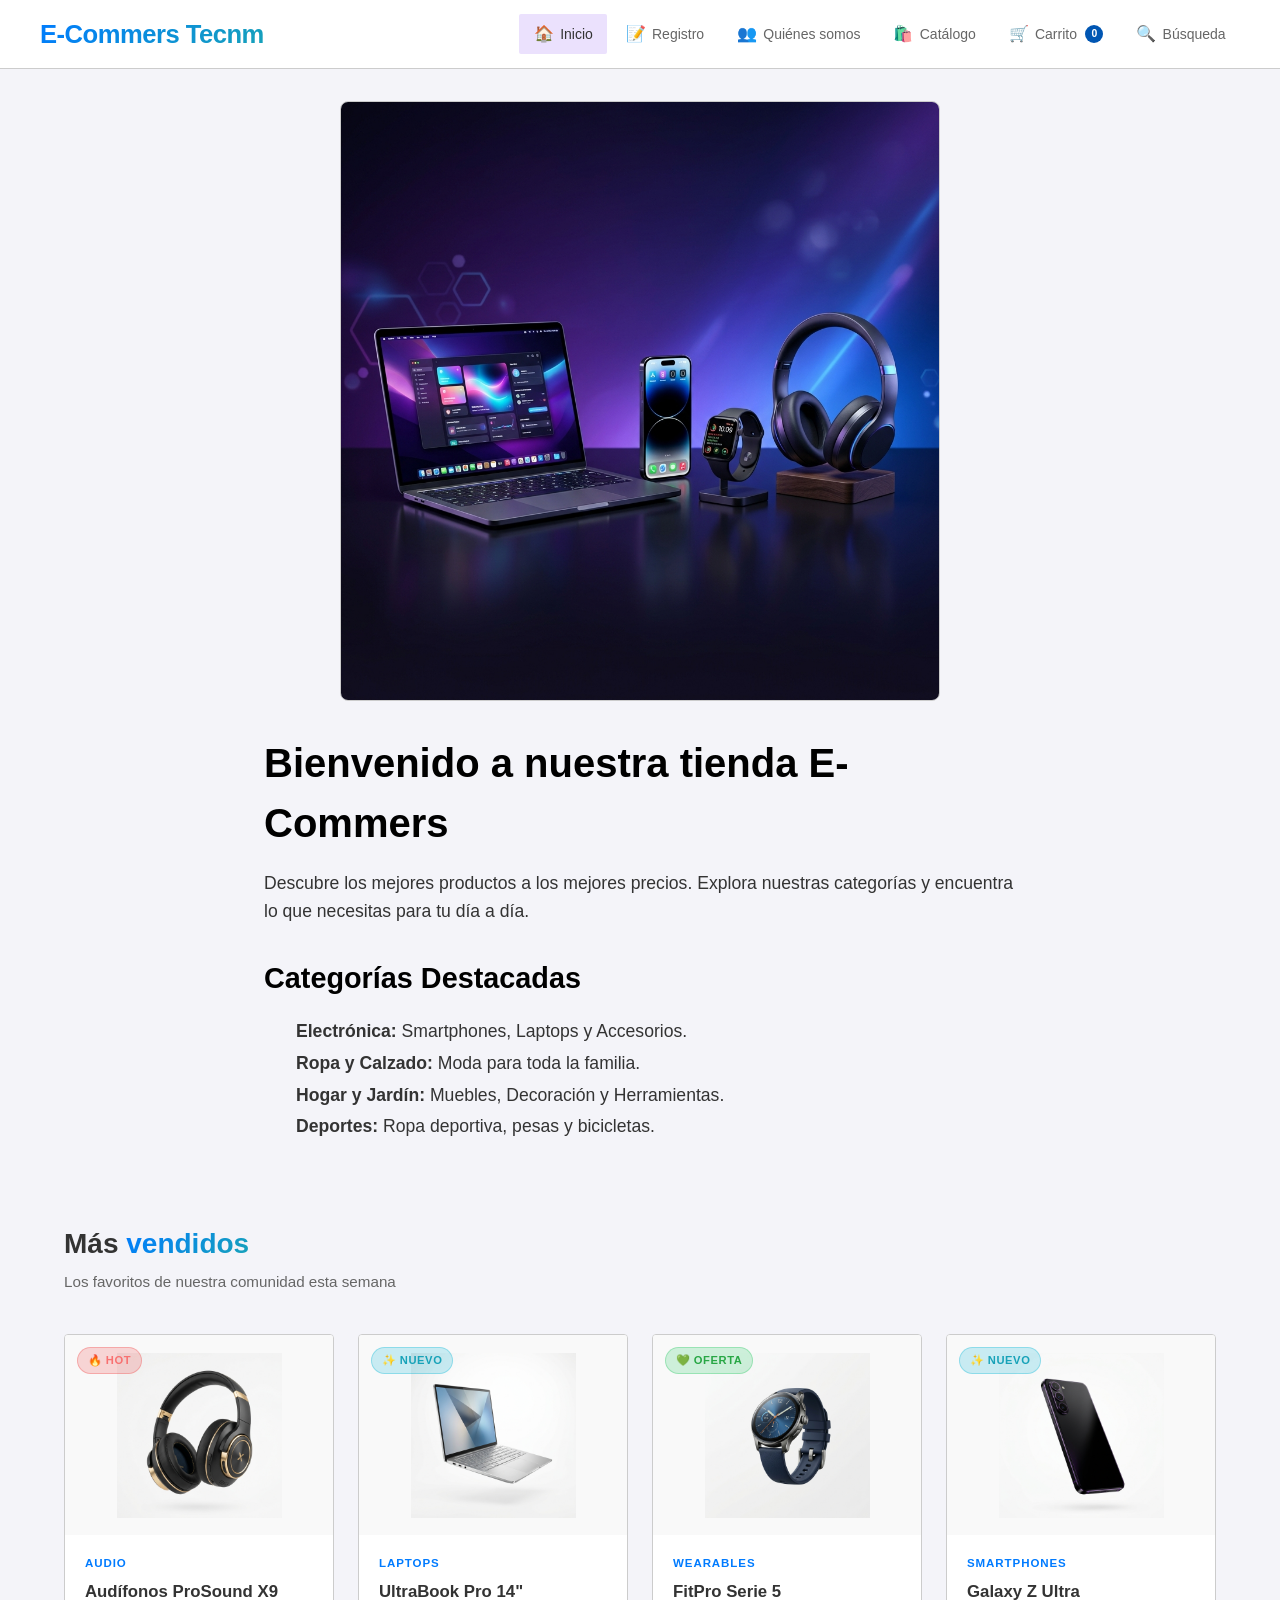
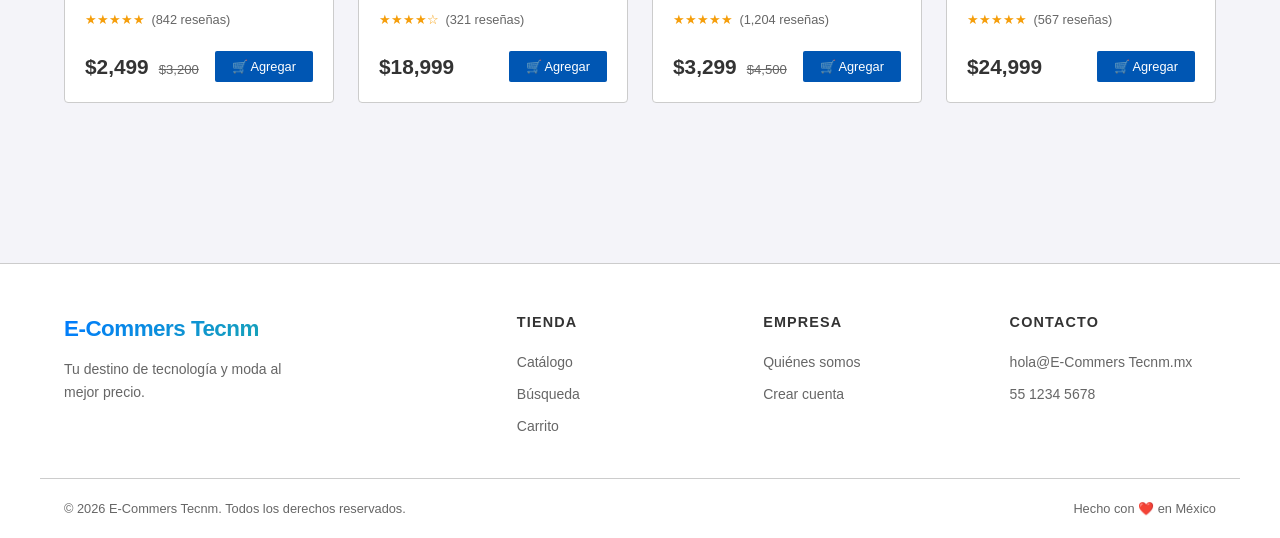
<file: index.html>
<!DOCTYPE html>
<html lang="es">

<head>
  <meta charset="UTF-8" />
  <meta name="viewport" content="width=device-width, initial-scale=1.0" />
  <meta name="description"
    content="E-Commers Tecnm — Tu destino de tecnología premium. Encuentra los mejores gadgets, laptops, smartphones y accesorios al mejor precio." />
  <title>E-Commers Tecnm | Inicio</title>
  <link rel="stylesheet" href="styles.css" />
</head>

<body>

  <!-- ═══ NAVBAR ════════════════════════════════════════════ -->
  <nav class="navbar" id="main-nav">
    <div class="nav-inner">
      <a href="index.html" class="nav-logo">E-Commers Tecnm</a>
      <ul class="nav-menu">
        <li><a href="index.html"><span class="nav-icon">🏠</span> <span>Inicio</span></a></li>
        <li><a href="registro.html"><span class="nav-icon">📝</span> <span>Registro</span></a></li>
        <li><a href="nosotros.html"><span class="nav-icon">👥</span> <span>Quiénes somos</span></a></li>
        <li><a href="catalogo.html"><span class="nav-icon">🛍️</span> <span>Catálogo</span></a></li>
        <li><a href="carrito.html"><span class="nav-icon">🛒</span> <span>Carrito</span> <span
              class="nav-cart-badge">0</span></a></li>
        <li><a href="busqueda.html"><span class="nav-icon">🔍</span> <span>Búsqueda</span></a></li>
      </ul>
    </div>
  </nav>

  <!-- ═══ HERO SIMPLE ══════════════════════════════════════════════ -->
  <section class="hero-simple" style="max-width: 800px; margin: 2rem auto; padding: 0 1.5rem;">
    <div style="text-align: center; margin-bottom: 2rem;">
      <img src="images/hero_banner.png" alt="Black Friday Sale"
        style="width: 100%; max-width: 600px; border-radius: 8px; border: 1px solid #ccc; display: block; margin: 0 auto;">
    </div>

    <h1 style="font-size: 2.5rem; color: #000; margin-bottom: 1rem;">Bienvenido a nuestra tienda E-Commers</h1>
    <p style="font-size: 1.1rem; color: #333; line-height: 1.6; margin-bottom: 2rem;">
      Descubre los mejores productos a los mejores precios. Explora nuestras categorías y encuentra lo que necesitas
      para tu día a día.
    </p>

    <h2 style="font-size: 1.8rem; color: #000; margin-bottom: 1rem;">Categorías Destacadas</h2>
    <ul style="font-size: 1.1rem; line-height: 1.8; color: #333; margin-left: 2rem;">
      <li><strong>Electrónica:</strong> Smartphones, Laptops y Accesorios.</li>
      <li><strong>Ropa y Calzado:</strong> Moda para toda la familia.</li>
      <li><strong>Hogar y Jardín:</strong> Muebles, Decoración y Herramientas.</li>
      <li><strong>Deportes:</strong> Ropa deportiva, pesas y bicicletas.</li>
    </ul>
  </section>

  <!-- ═══ PRODUCTOS DESTACADOS ════════════════════════════ -->
  <section class="featured-section">
    <div class="container">
      <h2 class="section-title">Más <span>vendidos</span></h2>
      <p class="section-subtitle">Los favoritos de nuestra comunidad esta semana</p>

      <div class="featured-grid">

        <!-- Producto 1 -->
        <article class="product-card">
          <div class="product-img-wrap">
            <span class="product-badge badge-hot">🔥 Hot</span>
            <img src="images/product_headphones.png" alt="Audífonos ProSound X9 inalámbricos" />
          </div>
          <div class="product-info">
            <span class="product-category">Audio</span>
            <h3 class="product-name">Audífonos ProSound X9</h3>
            <div class="product-rating">★★★★★ <span>(842 reseñas)</span></div>
            <div class="product-price-row">
              <div>
                <span class="product-price">$2,499</span>
                <span class="product-price-old">$3,200</span>
              </div>
              <button class="btn btn-primary btn-sm btn-add-to-cart" data-name="Audífonos ProSound X9">
                🛒 Agregar
              </button>
            </div>
          </div>
        </article>

        <!-- Producto 2 -->
        <article class="product-card">
          <div class="product-img-wrap">
            <span class="product-badge badge-new">✨ Nuevo</span>
            <img src="images/product_laptop.png" alt="Laptop UltraBook Pro 14 de alto rendimiento" />
          </div>
          <div class="product-info">
            <span class="product-category">Laptops</span>
            <h3 class="product-name">UltraBook Pro 14"</h3>
            <div class="product-rating">★★★★☆ <span>(321 reseñas)</span></div>
            <div class="product-price-row">
              <div>
                <span class="product-price">$18,999</span>
              </div>
              <button class="btn btn-primary btn-sm btn-add-to-cart" data-name="UltraBook Pro 14&quot;">
                🛒 Agregar
              </button>
            </div>
          </div>
        </article>

        <!-- Producto 3 -->
        <article class="product-card">
          <div class="product-img-wrap">
            <span class="product-badge badge-sale">💚 Oferta</span>
            <img src="images/product_smartwatch.png" alt="Smartwatch FitPro Serie 5 con GPS" />
          </div>
          <div class="product-info">
            <span class="product-category">Wearables</span>
            <h3 class="product-name">FitPro Serie 5</h3>
            <div class="product-rating">★★★★★ <span>(1,204 reseñas)</span></div>
            <div class="product-price-row">
              <div>
                <span class="product-price">$3,299</span>
                <span class="product-price-old">$4,500</span>
              </div>
              <button class="btn btn-primary btn-sm btn-add-to-cart" data-name="FitPro Serie 5">
                🛒 Agregar
              </button>
            </div>
          </div>
        </article>

        <!-- Producto 4 -->
        <article class="product-card">
          <div class="product-img-wrap">
            <span class="product-badge badge-new">✨ Nuevo</span>
            <img src="images/product_phone.png" alt="Smartphone Galaxy Z Ultra con pantalla plegable" />
          </div>
          <div class="product-info">
            <span class="product-category">Smartphones</span>
            <h3 class="product-name">Galaxy Z Ultra</h3>
            <div class="product-rating">★★★★★ <span>(567 reseñas)</span></div>
            <div class="product-price-row">
              <div>
                <span class="product-price">$24,999</span>
              </div>
              <button class="btn btn-primary btn-sm btn-add-to-cart" data-name="Galaxy Z Ultra">
                🛒 Agregar
              </button>
            </div>
          </div>
        </article>

      </div>
    </div>
  </section>

  <!-- ═══ FOOTER ═══════════════════════════════════════════ -->
  <footer>
    <div class="footer-inner">
      <div class="footer-brand">
        <span class="nav-logo">E-Commers Tecnm</span>
        <p>Tu destino de tecnología y moda al mejor precio.</p>
      </div>
      <div class="footer-col">
        <h4>Tienda</h4>
        <ul>
          <li><a href="catalogo.html">Catálogo</a></li>
          <li><a href="busqueda.html">Búsqueda</a></li>
          <li><a href="carrito.html">Carrito</a></li>
        </ul>
      </div>
      <div class="footer-col">
        <h4>Empresa</h4>
        <ul>
          <li><a href="nosotros.html">Quiénes somos</a></li>
          <li><a href="registro.html">Crear cuenta</a></li>
        </ul>
      </div>
      <div class="footer-col">
        <h4>Contacto</h4>
        <ul>
          <li><a href="mailto:hola@E-Commers Tecnm.mx">hola@E-Commers Tecnm.mx</a></li>
          <li><a href="tel:+525512345678">55 1234 5678</a></li>
        </ul>
      </div>
    </div>
    <div class="footer-bottom">
      <span>© 2026 E-Commers Tecnm. Todos los derechos reservados.</span>
      <span>Hecho con ❤️ en México</span>
    </div>
  </footer>

  <!-- ═══ TOAST CONTAINER ═══════════════════════════════════ -->
  <div id="toast-container"></div>

  <script src="script.js"></script>
</body>

</html>
</file>
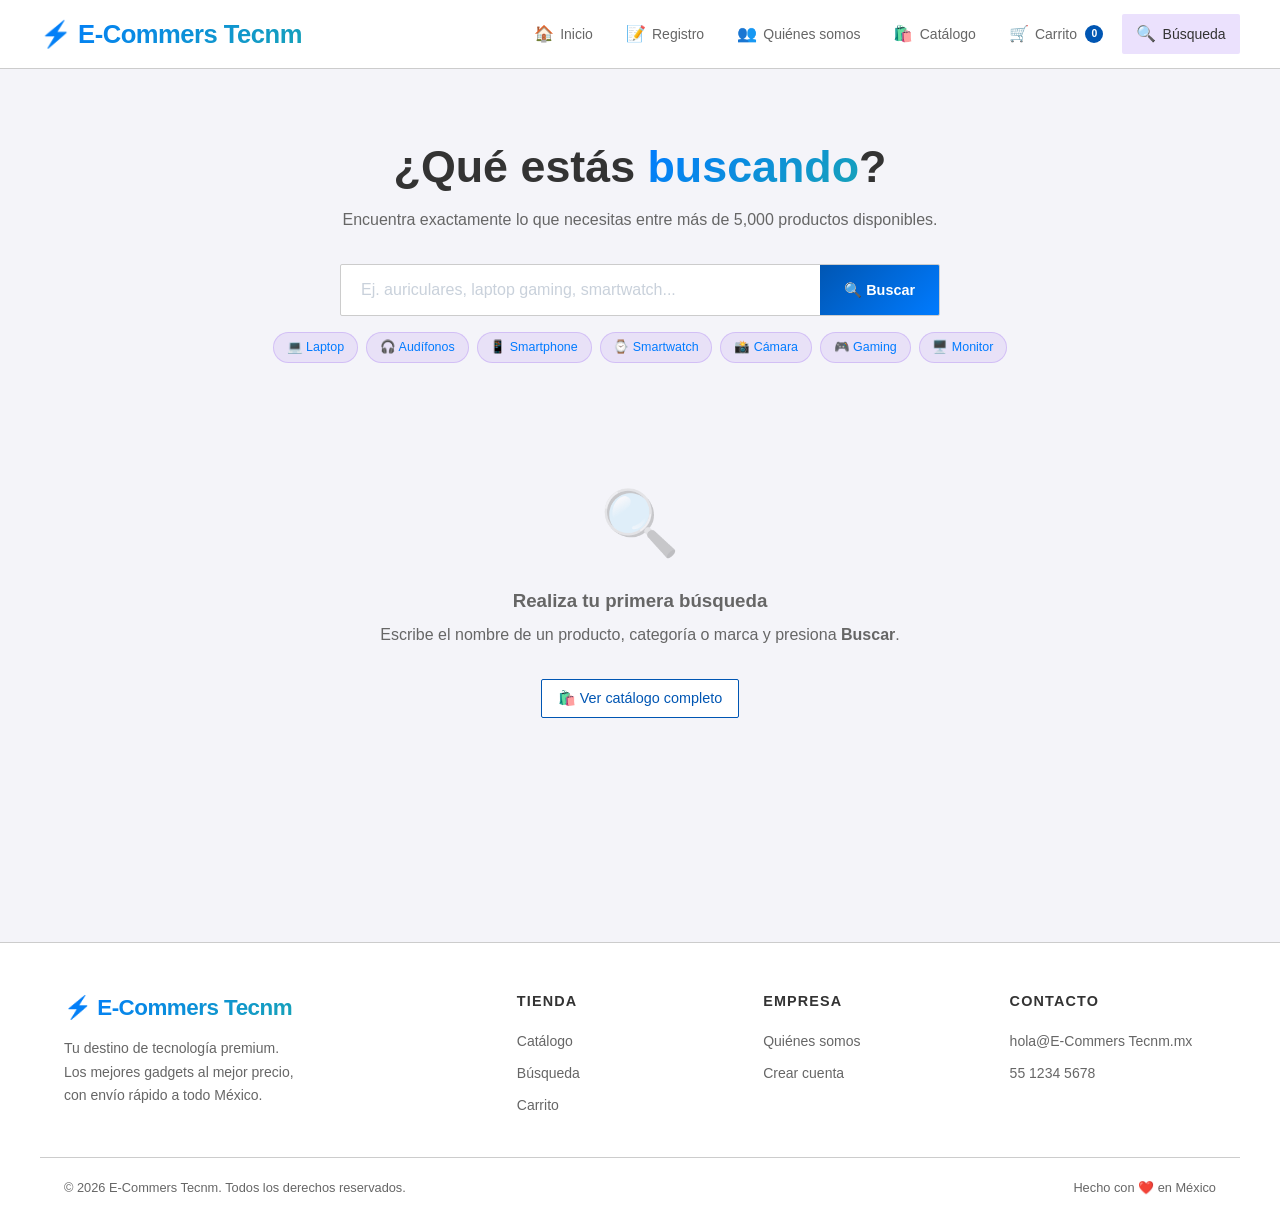
<file: busqueda.html>
<!DOCTYPE html>
<html lang="es">
<head>
  <meta charset="UTF-8" />
  <meta name="viewport" content="width=device-width, initial-scale=1.0" />
  <meta name="description" content="Busca productos en E-Commers Tecnm — Encuentra laptops, smartphones, audio, wearables y más con nuestra potente herramienta de búsqueda." />
  <title>E-Commers Tecnm | Búsqueda de productos</title>
  <link rel="stylesheet" href="styles.css" />
</head>
<body>

  <!-- ═══ NAVBAR ════════════════════════════════════════════ -->
  <nav class="navbar" id="main-nav">
    <div class="nav-inner">
      <a href="index.html" class="nav-logo">⚡ E-Commers Tecnm</a>
      <ul class="nav-menu">
        <li><a href="index.html"><span class="nav-icon">🏠</span> <span>Inicio</span></a></li>
        <li><a href="registro.html"><span class="nav-icon">📝</span> <span>Registro</span></a></li>
        <li><a href="nosotros.html"><span class="nav-icon">👥</span> <span>Quiénes somos</span></a></li>
        <li><a href="catalogo.html"><span class="nav-icon">🛍️</span> <span>Catálogo</span></a></li>
        <li><a href="carrito.html"><span class="nav-icon">🛒</span> <span>Carrito</span> <span class="nav-cart-badge">0</span></a></li>
        <li><a href="busqueda.html"><span class="nav-icon">🔍</span> <span>Búsqueda</span></a></li>
      </ul>
    </div>
  </nav>

  <!-- ═══ BÚSQUEDA ══════════════════════════════════════════ -->
  <main>
    <div class="container">
      <section class="search-section">

        <!-- Hero de búsqueda -->
        <div class="search-hero">
          <h2>¿Qué estás <span>buscando</span>?</h2>
          <p>Encuentra exactamente lo que necesitas entre más de 5,000 productos disponibles.</p>

          <form id="search-form" onsubmit="return false;">
            <div class="search-box">
              <input
                type="search"
                id="search-input"
                placeholder="Ej. auriculares, laptop gaming, smartwatch..."
                aria-label="Campo de búsqueda de productos"
                autocomplete="off"
              />
              <button type="submit" id="btn-search" aria-label="Buscar productos">
                🔍 Buscar
              </button>
            </div>
          </form>

          <!-- Tags de búsqueda popular -->
          <div class="search-tags" role="list" aria-label="Búsquedas populares">
            <span class="search-tag" role="listitem" tabindex="0">💻 Laptop</span>
            <span class="search-tag" role="listitem" tabindex="0">🎧 Audífonos</span>
            <span class="search-tag" role="listitem" tabindex="0">📱 Smartphone</span>
            <span class="search-tag" role="listitem" tabindex="0">⌚ Smartwatch</span>
            <span class="search-tag" role="listitem" tabindex="0">📸 Cámara</span>
            <span class="search-tag" role="listitem" tabindex="0">🎮 Gaming</span>
            <span class="search-tag" role="listitem" tabindex="0">🖥️ Monitor</span>
          </div>
        </div>

        <!-- Área de resultados -->
        <div class="search-results-area">

          <!-- Mensaje de resultados -->
          <p class="search-results-query" id="search-results-query" aria-live="polite"></p>

          <!-- Header de resultados (oculto al inicio) -->
          <div
            class="search-results-header"
            id="results-header"
            style="display:none"
            aria-label="Encabezado de resultados"
          >
            <h3>Productos encontrados</h3>
            <span id="results-count">0 productos</span>
          </div>

          <!-- Grid de resultados -->
          <div
            class="search-products-grid"
            id="search-results-area"
            role="list"
            aria-label="Resultados de búsqueda"
          ></div>

          <!-- Placeholder inicial -->
          <div class="search-placeholder" id="search-placeholder">
            <div class="search-placeholder-icon">🔍</div>
            <h3 style="font-family:'Outfit',sans-serif;margin-bottom:0.5rem">Realiza tu primera búsqueda</h3>
            <p>Escribe el nombre de un producto, categoría o marca y presiona <strong>Buscar</strong>.</p>
            <div style="margin-top:2rem">
              <a href="catalogo.html" class="btn btn-secondary">🛍️ Ver catálogo completo</a>
            </div>
          </div>

        </div>
      </section>
    </div>
  </main>

  <!-- ═══ FOOTER ═══════════════════════════════════════════ -->
  <footer>
    <div class="footer-inner">
      <div class="footer-brand">
        <span class="nav-logo">⚡ E-Commers Tecnm</span>
        <p>Tu destino de tecnología premium. Los mejores gadgets al mejor precio, con envío rápido a todo México.</p>
      </div>
      <div class="footer-col">
        <h4>Tienda</h4>
        <ul>
          <li><a href="catalogo.html">Catálogo</a></li>
          <li><a href="busqueda.html">Búsqueda</a></li>
          <li><a href="carrito.html">Carrito</a></li>
        </ul>
      </div>
      <div class="footer-col">
        <h4>Empresa</h4>
        <ul>
          <li><a href="nosotros.html">Quiénes somos</a></li>
          <li><a href="registro.html">Crear cuenta</a></li>
        </ul>
      </div>
      <div class="footer-col">
        <h4>Contacto</h4>
        <ul>
          <li><a href="mailto:hola@E-Commers Tecnm.mx">hola@E-Commers Tecnm.mx</a></li>
          <li><a href="tel:+525512345678">55 1234 5678</a></li>
        </ul>
      </div>
    </div>
    <div class="footer-bottom">
      <span>© 2026 E-Commers Tecnm. Todos los derechos reservados.</span>
      <span>Hecho con ❤️ en México</span>
    </div>
  </footer>

  <div id="toast-container"></div>
  <script src="script.js"></script>
</body>
</html>
</file>
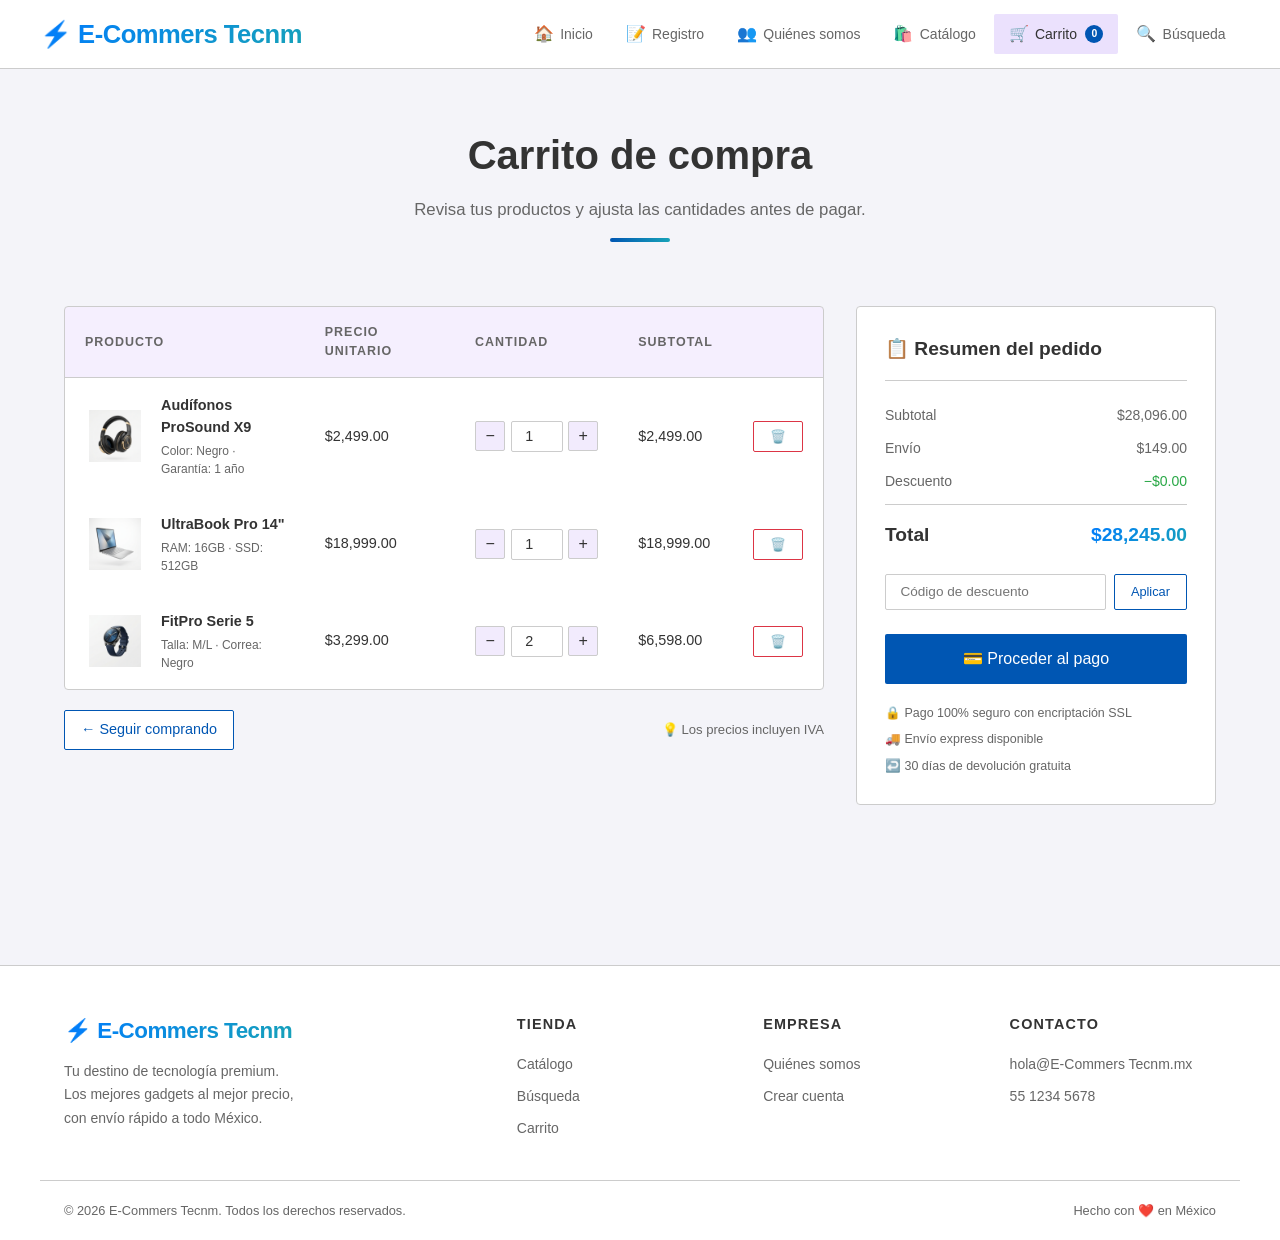
<file: carrito.html>
<!DOCTYPE html>
<html lang="es">
<head>
  <meta charset="UTF-8" />
  <meta name="viewport" content="width=device-width, initial-scale=1.0" />
  <meta name="description" content="Carrito de compras E-Commers Tecnm — Revisa y modifica tus productos seleccionados antes de finalizar tu pedido." />
  <title>E-Commers Tecnm | Carrito de compra</title>
  <link rel="stylesheet" href="styles.css" />
</head>
<body>

  <!-- ═══ NAVBAR ════════════════════════════════════════════ -->
  <nav class="navbar" id="main-nav">
    <div class="nav-inner">
      <a href="index.html" class="nav-logo">⚡ E-Commers Tecnm</a>
      <ul class="nav-menu">
        <li><a href="index.html"><span class="nav-icon">🏠</span> <span>Inicio</span></a></li>
        <li><a href="registro.html"><span class="nav-icon">📝</span> <span>Registro</span></a></li>
        <li><a href="nosotros.html"><span class="nav-icon">👥</span> <span>Quiénes somos</span></a></li>
        <li><a href="catalogo.html"><span class="nav-icon">🛍️</span> <span>Catálogo</span></a></li>
        <li><a href="carrito.html"><span class="nav-icon">🛒</span> <span>Carrito</span> <span class="nav-cart-badge">0</span></a></li>
        <li><a href="busqueda.html"><span class="nav-icon">🔍</span> <span>Búsqueda</span></a></li>
      </ul>
    </div>
  </nav>

  <!-- ═══ HEADER ════════════════════════════════════════════ -->
  <div class="page-header">
    <div class="container">
      <h1>Carrito de compra</h1>
      <p>Revisa tus productos y ajusta las cantidades antes de pagar.</p>
      <div class="page-divider"></div>
    </div>
  </div>

  <!-- ═══ CARRITO ═══════════════════════════════════════════ -->
  <main>
    <div class="container">
      <section class="cart-section">
        <div class="cart-layout">

          <!-- Tabla de productos -->
          <div>
            <div class="cart-table-wrap">
              <table class="cart-table">
                <thead>
                  <tr>
                    <th>Producto</th>
                    <th>Precio unitario</th>
                    <th>Cantidad</th>
                    <th>Subtotal</th>
                    <th></th>
                  </tr>
                </thead>
                <tbody>

                  <!-- Fila 1 -->
                  <tr class="cart-row" data-price="2499">
                    <td>
                      <div class="cart-product-info">
                        <img
                          src="images/product_headphones.png"
                          alt="Audífonos ProSound X9"
                          class="cart-product-img"
                        />
                        <div>
                          <div class="cart-product-name">Audífonos ProSound X9</div>
                          <div class="cart-product-variant">Color: Negro · Garantía: 1 año</div>
                        </div>
                      </div>
                    </td>
                    <td>$2,499.00</td>
                    <td>
                      <div class="qty-input-wrap">
                        <button class="qty-btn" data-action="minus" aria-label="Disminuir cantidad">−</button>
                        <input
                          type="number"
                          class="qty-input"
                          value="1"
                          min="1"
                          max="99"
                          aria-label="Cantidad de Audífonos ProSound X9"
                        />
                        <button class="qty-btn" data-action="plus" aria-label="Aumentar cantidad">+</button>
                      </div>
                    </td>
                    <td class="line-total">$2,499.00</td>
                    <td>
                      <button class="btn btn-danger btn-sm btn-remove-item" aria-label="Eliminar Audífonos ProSound X9">🗑️</button>
                    </td>
                  </tr>

                  <!-- Fila 2 -->
                  <tr class="cart-row" data-price="18999">
                    <td>
                      <div class="cart-product-info">
                        <img
                          src="images/product_laptop.png"
                          alt="UltraBook Pro 14"
                          class="cart-product-img"
                        />
                        <div>
                          <div class="cart-product-name">UltraBook Pro 14"</div>
                          <div class="cart-product-variant">RAM: 16GB · SSD: 512GB</div>
                        </div>
                      </div>
                    </td>
                    <td>$18,999.00</td>
                    <td>
                      <div class="qty-input-wrap">
                        <button class="qty-btn" data-action="minus" aria-label="Disminuir cantidad">−</button>
                        <input
                          type="number"
                          class="qty-input"
                          value="1"
                          min="1"
                          max="99"
                          aria-label="Cantidad de UltraBook Pro 14"
                        />
                        <button class="qty-btn" data-action="plus" aria-label="Aumentar cantidad">+</button>
                      </div>
                    </td>
                    <td class="line-total">$18,999.00</td>
                    <td>
                      <button class="btn btn-danger btn-sm btn-remove-item" aria-label="Eliminar UltraBook Pro 14">🗑️</button>
                    </td>
                  </tr>

                  <!-- Fila 3 -->
                  <tr class="cart-row" data-price="3299">
                    <td>
                      <div class="cart-product-info">
                        <img
                          src="images/product_smartwatch.png"
                          alt="FitPro Serie 5"
                          class="cart-product-img"
                        />
                        <div>
                          <div class="cart-product-name">FitPro Serie 5</div>
                          <div class="cart-product-variant">Talla: M/L · Correa: Negro</div>
                        </div>
                      </div>
                    </td>
                    <td>$3,299.00</td>
                    <td>
                      <div class="qty-input-wrap">
                        <button class="qty-btn" data-action="minus" aria-label="Disminuir cantidad">−</button>
                        <input
                          type="number"
                          class="qty-input"
                          value="2"
                          min="1"
                          max="99"
                          aria-label="Cantidad de FitPro Serie 5"
                        />
                        <button class="qty-btn" data-action="plus" aria-label="Aumentar cantidad">+</button>
                      </div>
                    </td>
                    <td class="line-total">$6,598.00</td>
                    <td>
                      <button class="btn btn-danger btn-sm btn-remove-item" aria-label="Eliminar FitPro Serie 5">🗑️</button>
                    </td>
                  </tr>

                </tbody>
              </table>
            </div>

            <!-- Acciones inferiores -->
            <div style="display:flex;justify-content:space-between;align-items:center;margin-top:1.25rem;flex-wrap:wrap;gap:1rem">
              <a href="catalogo.html" class="btn btn-secondary">← Seguir comprando</a>
              <span style="font-size:0.82rem;color:var(--text-muted)">💡 Los precios incluyen IVA</span>
            </div>
          </div>

          <!-- Panel de resumen -->
          <aside class="cart-summary">
            <h3>📋 Resumen del pedido</h3>

            <div class="summary-row">
              <span>Subtotal</span>
              <span id="cart-subtotal">$0.00</span>
            </div>
            <div class="summary-row">
              <span>Envío</span>
              <span id="cart-shipping">$149.00</span>
            </div>
            <div class="summary-row">
              <span>Descuento</span>
              <span style="color:var(--success)">−$0.00</span>
            </div>
            <div class="summary-row total">
              <span>Total</span>
              <span id="cart-total">$0.00</span>
            </div>

            <!-- Cupón -->
            <div class="coupon-input-row">
              <input
                type="text"
                placeholder="Código de descuento"
                id="coupon-code"
                aria-label="Cupón de descuento"
              />
              <button class="btn btn-secondary btn-sm" id="btn-apply-coupon">Aplicar</button>
            </div>

            <button class="btn btn-primary" id="btn-checkout" style="width:100%;justify-content:center;padding:0.9rem;font-size:1rem">
              💳 Proceder al pago
            </button>

            <div style="margin-top:1.25rem;display:flex;flex-direction:column;gap:0.5rem">
              <div style="display:flex;align-items:center;gap:0.5rem;font-size:0.78rem;color:var(--text-muted)">
                🔒 Pago 100% seguro con encriptación SSL
              </div>
              <div style="display:flex;align-items:center;gap:0.5rem;font-size:0.78rem;color:var(--text-muted)">
                🚚 Envío express disponible
              </div>
              <div style="display:flex;align-items:center;gap:0.5rem;font-size:0.78rem;color:var(--text-muted)">
                ↩️ 30 días de devolución gratuita
              </div>
            </div>
          </aside>

        </div>
      </section>
    </div>
  </main>

  <!-- ═══ FOOTER ═══════════════════════════════════════════ -->
  <footer>
    <div class="footer-inner">
      <div class="footer-brand">
        <span class="nav-logo">⚡ E-Commers Tecnm</span>
        <p>Tu destino de tecnología premium. Los mejores gadgets al mejor precio, con envío rápido a todo México.</p>
      </div>
      <div class="footer-col">
        <h4>Tienda</h4>
        <ul>
          <li><a href="catalogo.html">Catálogo</a></li>
          <li><a href="busqueda.html">Búsqueda</a></li>
          <li><a href="carrito.html">Carrito</a></li>
        </ul>
      </div>
      <div class="footer-col">
        <h4>Empresa</h4>
        <ul>
          <li><a href="nosotros.html">Quiénes somos</a></li>
          <li><a href="registro.html">Crear cuenta</a></li>
        </ul>
      </div>
      <div class="footer-col">
        <h4>Contacto</h4>
        <ul>
          <li><a href="mailto:hola@E-Commers Tecnm.mx">hola@E-Commers Tecnm.mx</a></li>
          <li><a href="tel:+525512345678">55 1234 5678</a></li>
        </ul>
      </div>
    </div>
    <div class="footer-bottom">
      <span>© 2026 E-Commers Tecnm. Todos los derechos reservados.</span>
      <span>Hecho con ❤️ en México</span>
    </div>
  </footer>

  <div id="toast-container"></div>
  <script src="script.js"></script>
</body>
</html>
</file>
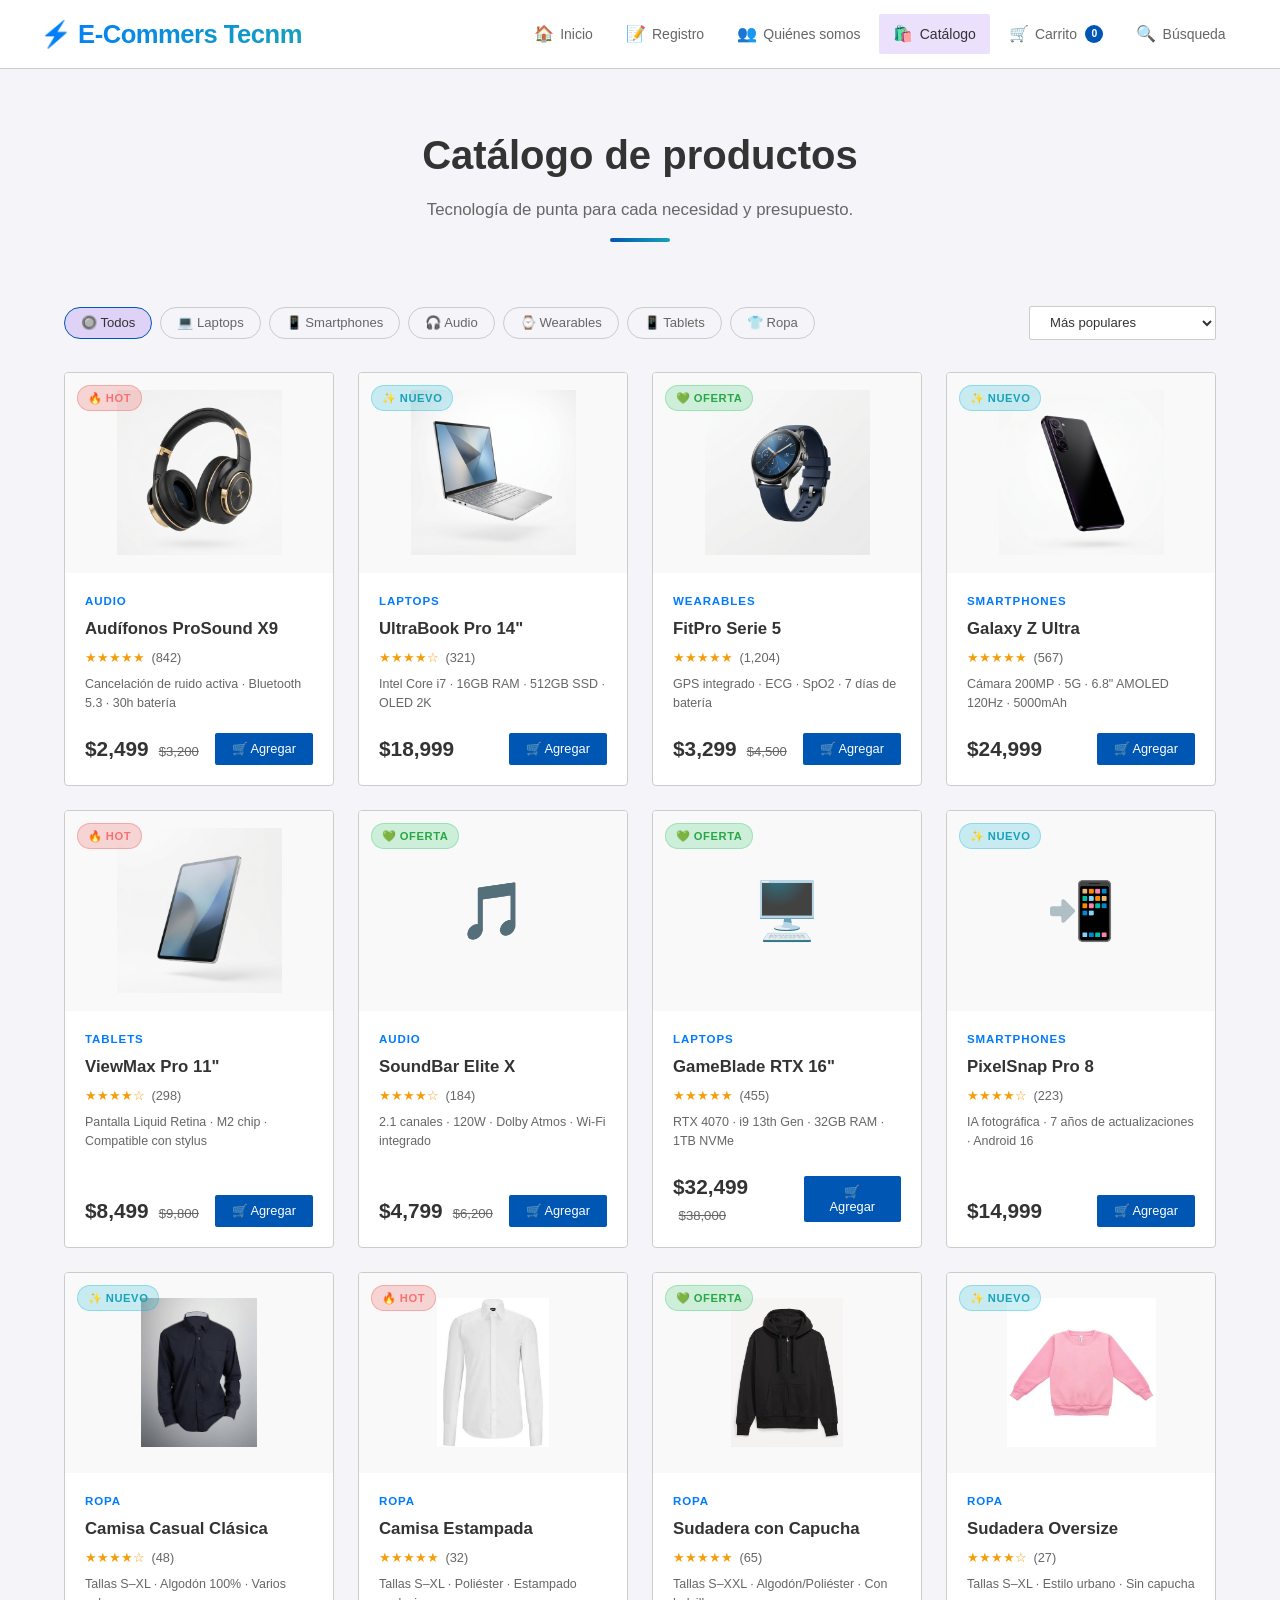
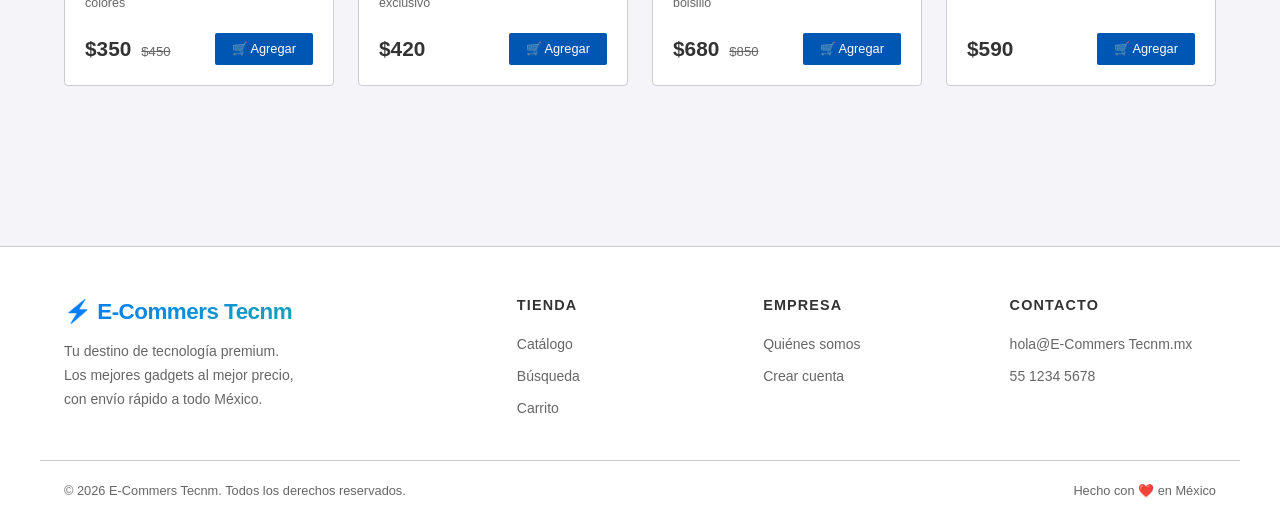
<file: catalogo.html>
<!DOCTYPE html>
<html lang="es">

<head>
  <meta charset="UTF-8" />
  <meta name="viewport" content="width=device-width, initial-scale=1.0" />
  <meta name="description"
    content="Catálogo E-Commers Tecnm — Explora nuestra colección de laptops, smartphones, audio, wearables y más. Encuentra el gadget perfecto para ti." />
  <title>E-Commers Tecnm | Catálogo</title>
  <link rel="stylesheet" href="styles.css" />
</head>

<body>

  <!-- ═══ NAVBAR ════════════════════════════════════════════ -->
  <nav class="navbar" id="main-nav">
    <div class="nav-inner">
      <a href="index.html" class="nav-logo">⚡ E-Commers Tecnm</a>
      <ul class="nav-menu">
        <li><a href="index.html"><span class="nav-icon">🏠</span> <span>Inicio</span></a></li>
        <li><a href="registro.html"><span class="nav-icon">📝</span> <span>Registro</span></a></li>
        <li><a href="nosotros.html"><span class="nav-icon">👥</span> <span>Quiénes somos</span></a></li>
        <li><a href="catalogo.html"><span class="nav-icon">🛍️</span> <span>Catálogo</span></a></li>
        <li><a href="carrito.html"><span class="nav-icon">🛒</span> <span>Carrito</span> <span
              class="nav-cart-badge">0</span></a></li>
        <li><a href="busqueda.html"><span class="nav-icon">🔍</span> <span>Búsqueda</span></a></li>
      </ul>
    </div>
  </nav>

  <!-- ═══ HEADER ════════════════════════════════════════════ -->
  <div class="page-header">
    <div class="container">
      <h1>Catálogo de productos</h1>
      <p>Tecnología de punta para cada necesidad y presupuesto.</p>
      <div class="page-divider"></div>
    </div>
  </div>

  <!-- ═══ CATÁLOGO ══════════════════════════════════════════ -->
  <main>
    <div class="container">
      <section class="catalog-section">

        <!-- Toolbar -->
        <div class="catalog-toolbar">
          <div class="catalog-filters">
            <button class="filter-btn active" data-filter="all">🔘 Todos</button>
            <button class="filter-btn" data-filter="laptops">💻 Laptops</button>
            <button class="filter-btn" data-filter="smartphones">📱 Smartphones</button>
            <button class="filter-btn" data-filter="audio">🎧 Audio</button>
            <button class="filter-btn" data-filter="wearables">⌚ Wearables</button>
            <button class="filter-btn" data-filter="tablets">📱 Tablets</button>
            <button class="filter-btn" data-filter="ropa">👕 Ropa</button>
          </div>
          <div class="catalog-sort">
            <select id="sort-select" aria-label="Ordenar productos">
              <option>Más populares</option>
              <option>Precio: menor a mayor</option>
              <option>Precio: mayor a menor</option>
              <option>Más nuevos</option>
            </select>
          </div>
        </div>

        <!-- Grid de productos -->
        <div class="catalog-grid">

          <!-- 1 -->
          <article class="product-card catalog-card" data-category="audio">
            <div class="product-img-wrap">
              <span class="product-badge badge-hot">🔥 Hot</span>
              <img src="images/product_headphones.png"
                alt="Audífonos ProSound X9 inalámbricos con cancelación de ruido" />
            </div>
            <div class="product-info">
              <span class="product-category">Audio</span>
              <h3 class="product-name">Audífonos ProSound X9</h3>
              <div class="product-rating">★★★★★ <span>(842)</span></div>
              <p style="font-size:0.78rem;color:var(--text-muted)">Cancelación de ruido activa · Bluetooth 5.3 · 30h
                batería</p>
              <div class="product-price-row">
                <div>
                  <span class="product-price">$2,499</span>
                  <span class="product-price-old">$3,200</span>
                </div>
                <button class="btn btn-primary btn-sm btn-add-to-cart" data-name="Audífonos ProSound X9">🛒
                  Agregar</button>
              </div>
            </div>
          </article>

          <!-- 2 -->
          <article class="product-card catalog-card" data-category="laptops">
            <div class="product-img-wrap">
              <span class="product-badge badge-new">✨ Nuevo</span>
              <img src="images/product_laptop.png" alt="UltraBook Pro 14 laptop ultradelgada de alto rendimiento" />
            </div>
            <div class="product-info">
              <span class="product-category">Laptops</span>
              <h3 class="product-name">UltraBook Pro 14"</h3>
              <div class="product-rating">★★★★☆ <span>(321)</span></div>
              <p style="font-size:0.78rem;color:var(--text-muted)">Intel Core i7 · 16GB RAM · 512GB SSD · OLED 2K</p>
              <div class="product-price-row">
                <div>
                  <span class="product-price">$18,999</span>
                </div>
                <button class="btn btn-primary btn-sm btn-add-to-cart" data-name="UltraBook Pro 14&quot;">🛒
                  Agregar</button>
              </div>
            </div>
          </article>

          <!-- 3 -->
          <article class="product-card catalog-card" data-category="wearables">
            <div class="product-img-wrap">
              <span class="product-badge badge-sale">💚 Oferta</span>
              <img src="images/product_smartwatch.png" alt="Smartwatch FitPro Serie 5 con GPS y monitoreo de salud" />
            </div>
            <div class="product-info">
              <span class="product-category">Wearables</span>
              <h3 class="product-name">FitPro Serie 5</h3>
              <div class="product-rating">★★★★★ <span>(1,204)</span></div>
              <p style="font-size:0.78rem;color:var(--text-muted)">GPS integrado · ECG · SpO2 · 7 días de batería</p>
              <div class="product-price-row">
                <div>
                  <span class="product-price">$3,299</span>
                  <span class="product-price-old">$4,500</span>
                </div>
                <button class="btn btn-primary btn-sm btn-add-to-cart" data-name="FitPro Serie 5">🛒 Agregar</button>
              </div>
            </div>
          </article>

          <!-- 4 -->
          <article class="product-card catalog-card" data-category="smartphones">
            <div class="product-img-wrap">
              <span class="product-badge badge-new">✨ Nuevo</span>
              <img src="images/product_phone.png" alt="Smartphone Galaxy Z Ultra con cámara de 200MP" />
            </div>
            <div class="product-info">
              <span class="product-category">Smartphones</span>
              <h3 class="product-name">Galaxy Z Ultra</h3>
              <div class="product-rating">★★★★★ <span>(567)</span></div>
              <p style="font-size:0.78rem;color:var(--text-muted)">Cámara 200MP · 5G · 6.8" AMOLED 120Hz · 5000mAh</p>
              <div class="product-price-row">
                <div>
                  <span class="product-price">$24,999</span>
                </div>
                <button class="btn btn-primary btn-sm btn-add-to-cart" data-name="Galaxy Z Ultra">🛒 Agregar</button>
              </div>
            </div>
          </article>

          <!-- 5 -->
          <article class="product-card catalog-card" data-category="tablets">
            <div class="product-img-wrap">
              <span class="product-badge badge-hot">🔥 Hot</span>
              <img src="images/product_tablet.png" alt="ViewMax Pro 11 tablet de alta resolución" />
            </div>
            <div class="product-info">
              <span class="product-category">Tablets</span>
              <h3 class="product-name">ViewMax Pro 11"</h3>
              <div class="product-rating">★★★★☆ <span>(298)</span></div>
              <p style="font-size:0.78rem;color:var(--text-muted)">Pantalla Liquid Retina · M2 chip · Compatible con
                stylus</p>
              <div class="product-price-row">
                <div>
                  <span class="product-price">$8,499</span>
                  <span class="product-price-old">$9,800</span>
                </div>
                <button class="btn btn-primary btn-sm btn-add-to-cart" data-name="ViewMax Pro 11&quot;">🛒
                  Agregar</button>
              </div>
            </div>
          </article>

          <!-- 6 -->
          <article class="product-card catalog-card" data-category="audio">
            <div class="product-img-wrap">
              <span class="product-badge badge-sale">💚 Oferta</span>
              <span style="font-size:3.5rem">🎵</span>
            </div>
            <div class="product-info">
              <span class="product-category">Audio</span>
              <h3 class="product-name">SoundBar Elite X</h3>
              <div class="product-rating">★★★★☆ <span>(184)</span></div>
              <p style="font-size:0.78rem;color:var(--text-muted)">2.1 canales · 120W · Dolby Atmos · Wi-Fi integrado
              </p>
              <div class="product-price-row">
                <div>
                  <span class="product-price">$4,799</span>
                  <span class="product-price-old">$6,200</span>
                </div>
                <button class="btn btn-primary btn-sm btn-add-to-cart" data-name="SoundBar Elite X">🛒 Agregar</button>
              </div>
            </div>
          </article>

          <!-- 7 -->
          <article class="product-card catalog-card" data-category="laptops">
            <div class="product-img-wrap">
              <span class="product-badge badge-sale">💚 Oferta</span>
              <span style="font-size:3.5rem">🖥️</span>
            </div>
            <div class="product-info">
              <span class="product-category">Laptops</span>
              <h3 class="product-name">GameBlade RTX 16"</h3>
              <div class="product-rating">★★★★★ <span>(455)</span></div>
              <p style="font-size:0.78rem;color:var(--text-muted)">RTX 4070 · i9 13th Gen · 32GB RAM · 1TB NVMe</p>
              <div class="product-price-row">
                <div>
                  <span class="product-price">$32,499</span>
                  <span class="product-price-old">$38,000</span>
                </div>
                <button class="btn btn-primary btn-sm btn-add-to-cart" data-name="GameBlade RTX 16&quot;">🛒
                  Agregar</button>
              </div>
            </div>
          </article>

          <!-- 8 -->
          <article class="product-card catalog-card" data-category="smartphones">
            <div class="product-img-wrap">
              <span class="product-badge badge-new">✨ Nuevo</span>
              <span style="font-size:3.5rem">📲</span>
            </div>
            <div class="product-info">
              <span class="product-category">Smartphones</span>
              <h3 class="product-name">PixelSnap Pro 8</h3>
              <div class="product-rating">★★★★☆ <span>(223)</span></div>
              <p style="font-size:0.78rem;color:var(--text-muted)">IA fotográfica · 7 años de actualizaciones · Android
                16</p>
              <div class="product-price-row">
                <div>
                  <span class="product-price">$14,999</span>
                </div>
                <button class="btn btn-primary btn-sm btn-add-to-cart" data-name="PixelSnap Pro 8">🛒 Agregar</button>
              </div>
            </div>
          </article>


          <!-- ── ROPA ── -->

          <!-- Camisa 1 -->
          <article class="product-card catalog-card" data-category="ropa">
            <div class="product-img-wrap">
              <span class="product-badge badge-new">✨ Nuevo</span>
              <img src="images/camisa.png" alt="Camisa casual manga corta" style="object-fit:contain;padding:0.5rem" />
            </div>
            <div class="product-info">
              <span class="product-category">Ropa</span>
              <h3 class="product-name">Camisa Casual Clásica</h3>
              <div class="product-rating">★★★★☆ <span>(48)</span></div>
              <p style="font-size:0.78rem;color:var(--text-muted)">Tallas S–XL · Algodón 100% · Varios colores</p>
              <div class="product-price-row">
                <div>
                  <span class="product-price">$350</span>
                  <span class="product-price-old">$450</span>
                </div>
                <button class="btn btn-primary btn-sm btn-add-to-cart" data-name="Camisa Casual Clásica">🛒
                  Agregar</button>
              </div>
            </div>
          </article>

          <!-- Camisa 2 -->
          <article class="product-card catalog-card" data-category="ropa">
            <div class="product-img-wrap">
              <span class="product-badge badge-hot">🔥 Hot</span>
              <img src="images/camisa 2.png" alt="Camisa estampada moderna" style="object-fit:contain;padding:0.5rem" />
            </div>
            <div class="product-info">
              <span class="product-category">Ropa</span>
              <h3 class="product-name">Camisa Estampada</h3>
              <div class="product-rating">★★★★★ <span>(32)</span></div>
              <p style="font-size:0.78rem;color:var(--text-muted)">Tallas S–XL · Poliéster · Estampado exclusivo</p>
              <div class="product-price-row">
                <div>
                  <span class="product-price">$420</span>
                </div>
                <button class="btn btn-primary btn-sm btn-add-to-cart" data-name="Camisa Estampada">🛒 Agregar</button>
              </div>
            </div>
          </article>

          <!-- Sudadera 1 -->
          <article class="product-card catalog-card" data-category="ropa">
            <div class="product-img-wrap">
              <span class="product-badge badge-sale">💚 Oferta</span>
              <img src="images/sudadera.png" alt="Sudadera con capucha abrigadora"
                style="object-fit:contain;padding:0.5rem" />
            </div>
            <div class="product-info">
              <span class="product-category">Ropa</span>
              <h3 class="product-name">Sudadera con Capucha</h3>
              <div class="product-rating">★★★★★ <span>(65)</span></div>
              <p style="font-size:0.78rem;color:var(--text-muted)">Tallas S–XXL · Algodón/Poliéster · Con bolsillo</p>
              <div class="product-price-row">
                <div>
                  <span class="product-price">$680</span>
                  <span class="product-price-old">$850</span>
                </div>
                <button class="btn btn-primary btn-sm btn-add-to-cart" data-name="Sudadera con Capucha">🛒
                  Agregar</button>
              </div>
            </div>
          </article>

          <!-- Sudadera 2 -->
          <article class="product-card catalog-card" data-category="ropa">
            <div class="product-img-wrap">
              <span class="product-badge badge-new">✨ Nuevo</span>
              <img src="images/sudadera 2.png" alt="Sudadera oversize moderna"
                style="object-fit:contain;padding:0.5rem" />
            </div>
            <div class="product-info">
              <span class="product-category">Ropa</span>
              <h3 class="product-name">Sudadera Oversize</h3>
              <div class="product-rating">★★★★☆ <span>(27)</span></div>
              <p style="font-size:0.78rem;color:var(--text-muted)">Tallas S–XL · Estilo urbano · Sin capucha</p>
              <div class="product-price-row">
                <div>
                  <span class="product-price">$590</span>
                </div>
                <button class="btn btn-primary btn-sm btn-add-to-cart" data-name="Sudadera Oversize">🛒 Agregar</button>
              </div>
            </div>
          </article>

        </div>
      </section>
    </div>
  </main>

  <!-- ═══ FOOTER ═══════════════════════════════════════════ -->
  <footer>
    <div class="footer-inner">
      <div class="footer-brand">
        <span class="nav-logo">⚡ E-Commers Tecnm</span>
        <p>Tu destino de tecnología premium. Los mejores gadgets al mejor precio, con envío rápido a todo México.</p>
      </div>
      <div class="footer-col">
        <h4>Tienda</h4>
        <ul>
          <li><a href="catalogo.html">Catálogo</a></li>
          <li><a href="busqueda.html">Búsqueda</a></li>
          <li><a href="carrito.html">Carrito</a></li>
        </ul>
      </div>
      <div class="footer-col">
        <h4>Empresa</h4>
        <ul>
          <li><a href="nosotros.html">Quiénes somos</a></li>
          <li><a href="registro.html">Crear cuenta</a></li>
        </ul>
      </div>
      <div class="footer-col">
        <h4>Contacto</h4>
        <ul>
          <li><a href="mailto:hola@E-Commers Tecnm.mx">hola@E-Commers Tecnm.mx</a></li>
          <li><a href="tel:+525512345678">55 1234 5678</a></li>
        </ul>
      </div>
    </div>
    <div class="footer-bottom">
      <span>© 2026 E-Commers Tecnm. Todos los derechos reservados.</span>
      <span>Hecho con ❤️ en México</span>
    </div>
  </footer>

  <div id="toast-container"></div>
  <script src="script.js"></script>
</body>

</html>
</file>
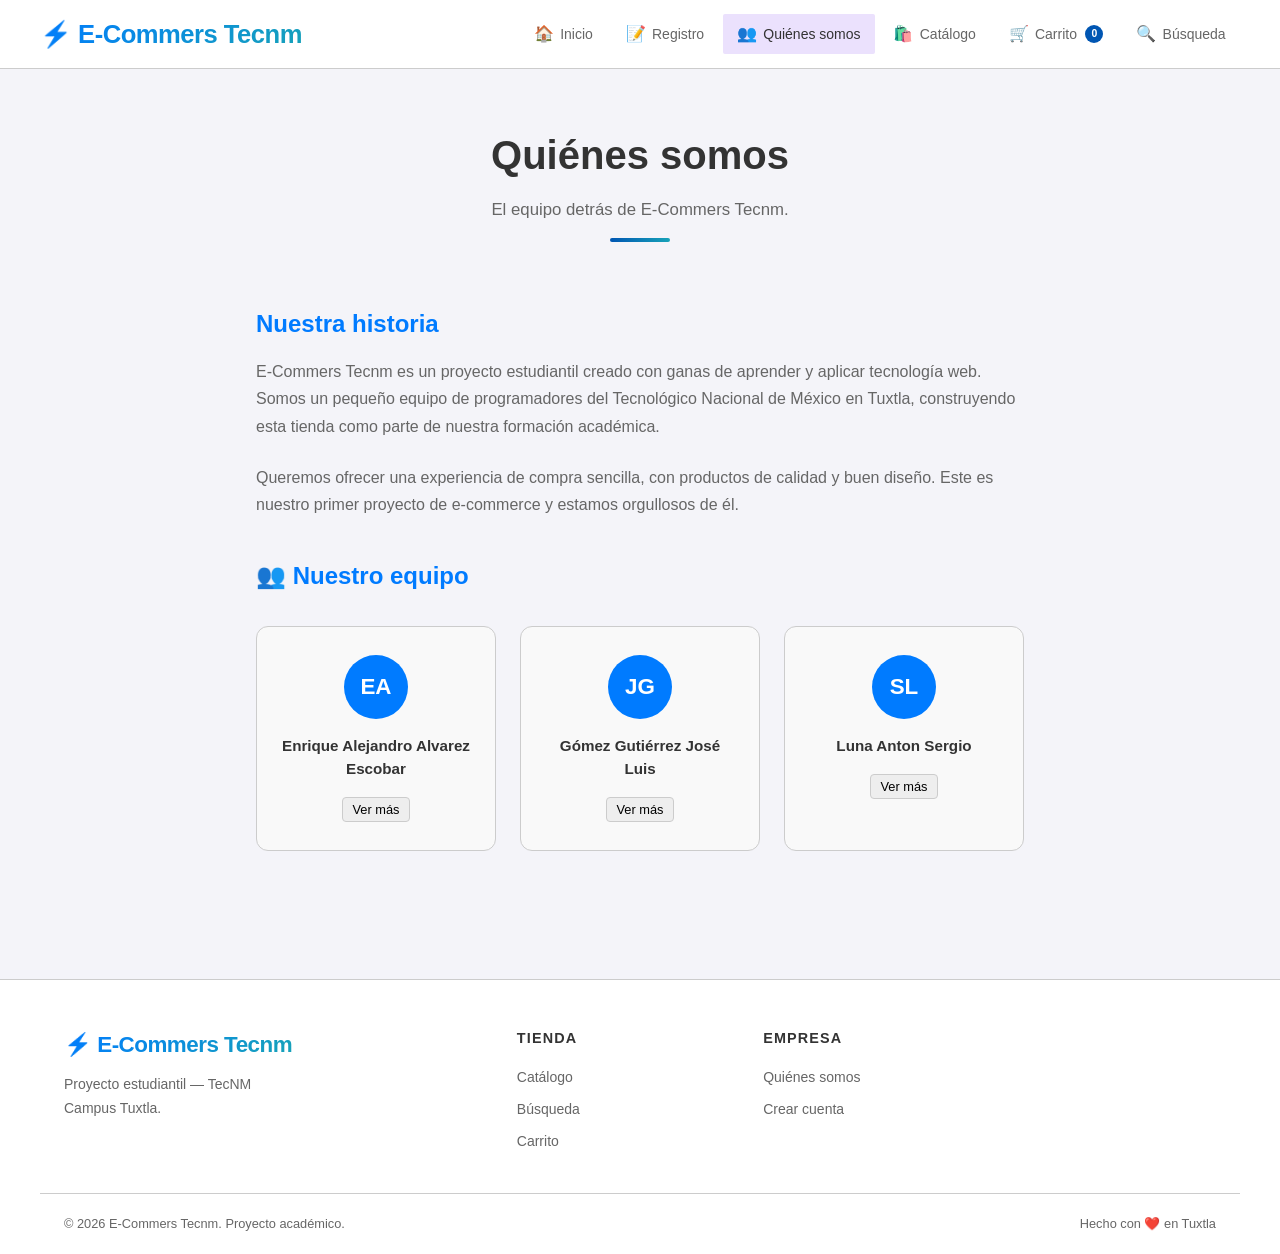
<file: nosotros.html>
<!DOCTYPE html>
<html lang="es">

<head>
  <meta charset="UTF-8" />
  <meta name="viewport" content="width=device-width, initial-scale=1.0" />
  <meta name="description"
    content="Conoce al equipo detrás de E-Commers Tecnm. Somos estudiantes apasionados por la tecnología." />
  <title>E-Commers Tecnm | Quiénes somos</title>
  <link rel="stylesheet" href="styles.css" />
  <style>
    /* ── Estilos sencillos para esta página ── */
    .about-simple {
      max-width: 800px;
      margin: 0 auto;
      padding: 2rem 1rem 3rem;
    }

    .about-simple h2 {
      font-size: 1.5rem;
      margin-bottom: 1rem;
      color: var(--primary-lt, #67e8f9);
    }

    .about-simple p {
      color: var(--text-muted, #94a3b8);
      line-height: 1.7;
      margin-bottom: 1.5rem;
    }

    /* ── Tarjetas de equipo ── */
    .team-cards {
      display: grid;
      grid-template-columns: repeat(auto-fit, minmax(220px, 1fr));
      gap: 1.5rem;
      margin-top: 2rem;
    }

    .member-card {
      background: #f9f9f9;
      border: 1px solid #ccc;
      border-radius: 12px;
      padding: 1.75rem 1.5rem;
      text-align: center;
      transition: transform 0.2s, border-color 0.2s;
    }

    .member-card:hover {
      transform: translateY(-4px);
      border-color: #0056b3;
    }

    .member-avatar {
      width: 64px;
      height: 64px;
      border-radius: 50%;
      background: #007bff;
      display: flex;
      align-items: center;
      justify-content: center;
      font-size: 1.4rem;
      font-weight: 700;
      color: #fff;
      margin: 0 auto 1rem;
    }

    .member-name {
      font-size: 0.95rem;
      font-weight: 600;
      color: #333;
      margin-bottom: 0.5rem;
    }

    .member-info {
      display: none;
      margin-top: 1rem;
    }

    .member-info.show {
      display: block;
    }

    .btn-ver-mas {
      background: #eee;
      border: 1px solid #ccc;
      padding: 4px 10px;
      font-size: 0.8rem;
      border-radius: 4px;
      cursor: pointer;
      margin-top: 0.5rem;
    }

    .btn-ver-mas:hover {
      background: #ddd;
    }

    .member-role {
      display: inline-block;
      font-size: 0.75rem;
      padding: 0.2rem 0.7rem;
      border-radius: 20px;
      background: rgba(6, 182, 212, 0.15);
      color: #67e8f9;
      margin-bottom: 0.75rem;
    }

    .member-email {
      font-size: 0.78rem;
      color: var(--text-muted, #94a3b8);
      word-break: break-all;
    }

    .member-email a {
      color: inherit;
      text-decoration: none;
    }

    .member-email a:hover {
      color: #67e8f9;
      text-decoration: underline;
    }
  </style>
</head>

<body>

  <!-- ═══ NAVBAR ════════════════════════════════════════════ -->
  <nav class="navbar" id="main-nav">
    <div class="nav-inner">
      <a href="index.html" class="nav-logo">⚡ E-Commers Tecnm</a>
      <ul class="nav-menu">
        <li><a href="index.html"><span class="nav-icon">🏠</span> <span>Inicio</span></a></li>
        <li><a href="registro.html"><span class="nav-icon">📝</span> <span>Registro</span></a></li>
        <li><a href="nosotros.html"><span class="nav-icon">👥</span> <span>Quiénes somos</span></a></li>
        <li><a href="catalogo.html"><span class="nav-icon">🛍️</span> <span>Catálogo</span></a></li>
        <li><a href="carrito.html"><span class="nav-icon">🛒</span> <span>Carrito</span> <span
              class="nav-cart-badge">0</span></a></li>
        <li><a href="busqueda.html"><span class="nav-icon">🔍</span> <span>Búsqueda</span></a></li>
      </ul>
    </div>
  </nav>

  <!-- ═══ HEADER ════════════════════════════════════════════ -->
  <div class="page-header">
    <div class="container">
      <h1>Quiénes somos</h1>
      <p>El equipo detrás de E-Commers Tecnm.</p>
      <div class="page-divider"></div>
    </div>
  </div>

  <!-- ═══ CONTENIDO ═════════════════════════════════════════ -->
  <main>
    <div class="container">
      <div class="about-simple">

        <!-- Descripción -->
        <h2>Nuestra historia</h2>
        <p>
          E-Commers Tecnm es un proyecto estudiantil creado con ganas de aprender y aplicar tecnología web.
          Somos un pequeño equipo de programadores del Tecnológico Nacional de México en Tuxtla,
          construyendo esta tienda como parte de nuestra formación académica.
        </p>
        <p>
          Queremos ofrecer una experiencia de compra sencilla, con productos de calidad y buen diseño.
          Este es nuestro primer proyecto de e-commerce y estamos orgullosos de él.
        </p>

        <!-- Equipo -->
        <h2 style="margin-top: 2.5rem;">👥 Nuestro equipo</h2>

        <div class="team-cards">

          <!-- Integrante 1 -->
          <div class="member-card">
            <div class="member-avatar">EA</div>
            <div class="member-name">Enrique Alejandro Alvarez Escobar</div>
            <button class="btn-ver-mas" onclick="toggleInfo(this)">Ver más</button>
            <div class="member-info">
              <span class="member-role">💻 Programador</span>
              <div class="member-email">
                <a href="mailto:L24270365@tuxtla.tecnm.mx">L24270365@tuxtla.tecnm.mx</a>
              </div>
            </div>
          </div>

          <!-- Integrante 2 -->
          <div class="member-card">
            <div class="member-avatar">JG</div>
            <div class="member-name">Gómez Gutiérrez José Luis</div>
            <button class="btn-ver-mas" onclick="toggleInfo(this)">Ver más</button>
            <div class="member-info">
              <span class="member-role">💻 Programador</span>
              <div class="member-email">
                <a href="mailto:L24270340@tuxtla.tecnm.mx">L24270340@tuxtla.tecnm.mx</a>
              </div>
            </div>
          </div>

          <!-- Integrante 3 -->
          <div class="member-card">
            <div class="member-avatar">SL</div>
            <div class="member-name">Luna Anton Sergio</div>
            <button class="btn-ver-mas" onclick="toggleInfo(this)">Ver más</button>
            <div class="member-info">
              <span class="member-role">💻 Programador</span>
              <div class="member-email">
                <span style="color:#666;font-size:0.76rem;">Correo no disponible</span>
              </div>
            </div>
          </div>

        </div>
      </div>
    </div>
  </main>

  <!-- ═══ FOOTER ═══════════════════════════════════════════ -->
  <footer>
    <div class="footer-inner">
      <div class="footer-brand">
        <span class="nav-logo">⚡ E-Commers Tecnm</span>
        <p>Proyecto estudiantil — TecNM Campus Tuxtla.</p>
      </div>
      <div class="footer-col">
        <h4>Tienda</h4>
        <ul>
          <li><a href="catalogo.html">Catálogo</a></li>
          <li><a href="busqueda.html">Búsqueda</a></li>
          <li><a href="carrito.html">Carrito</a></li>
        </ul>
      </div>
      <div class="footer-col">
        <h4>Empresa</h4>
        <ul>
          <li><a href="nosotros.html">Quiénes somos</a></li>
          <li><a href="registro.html">Crear cuenta</a></li>
        </ul>
      </div>
    </div>
    <div class="footer-bottom">
      <span>© 2026 E-Commers Tecnm. Proyecto académico.</span>
      <span>Hecho con ❤️ en Tuxtla</span>
    </div>
  </footer>

  <div id="toast-container"></div>
  <script src="script.js"></script>
  <script>
    function toggleInfo(btn) {
      const info = btn.nextElementSibling;
      if (info.classList.contains('show')) {
        info.classList.remove('show');
        btn.textContent = 'Ver más';
      } else {
        info.classList.add('show');
        btn.textContent = 'Ver menos';
      }
    }
  </script>
</body>

</html>
</file>
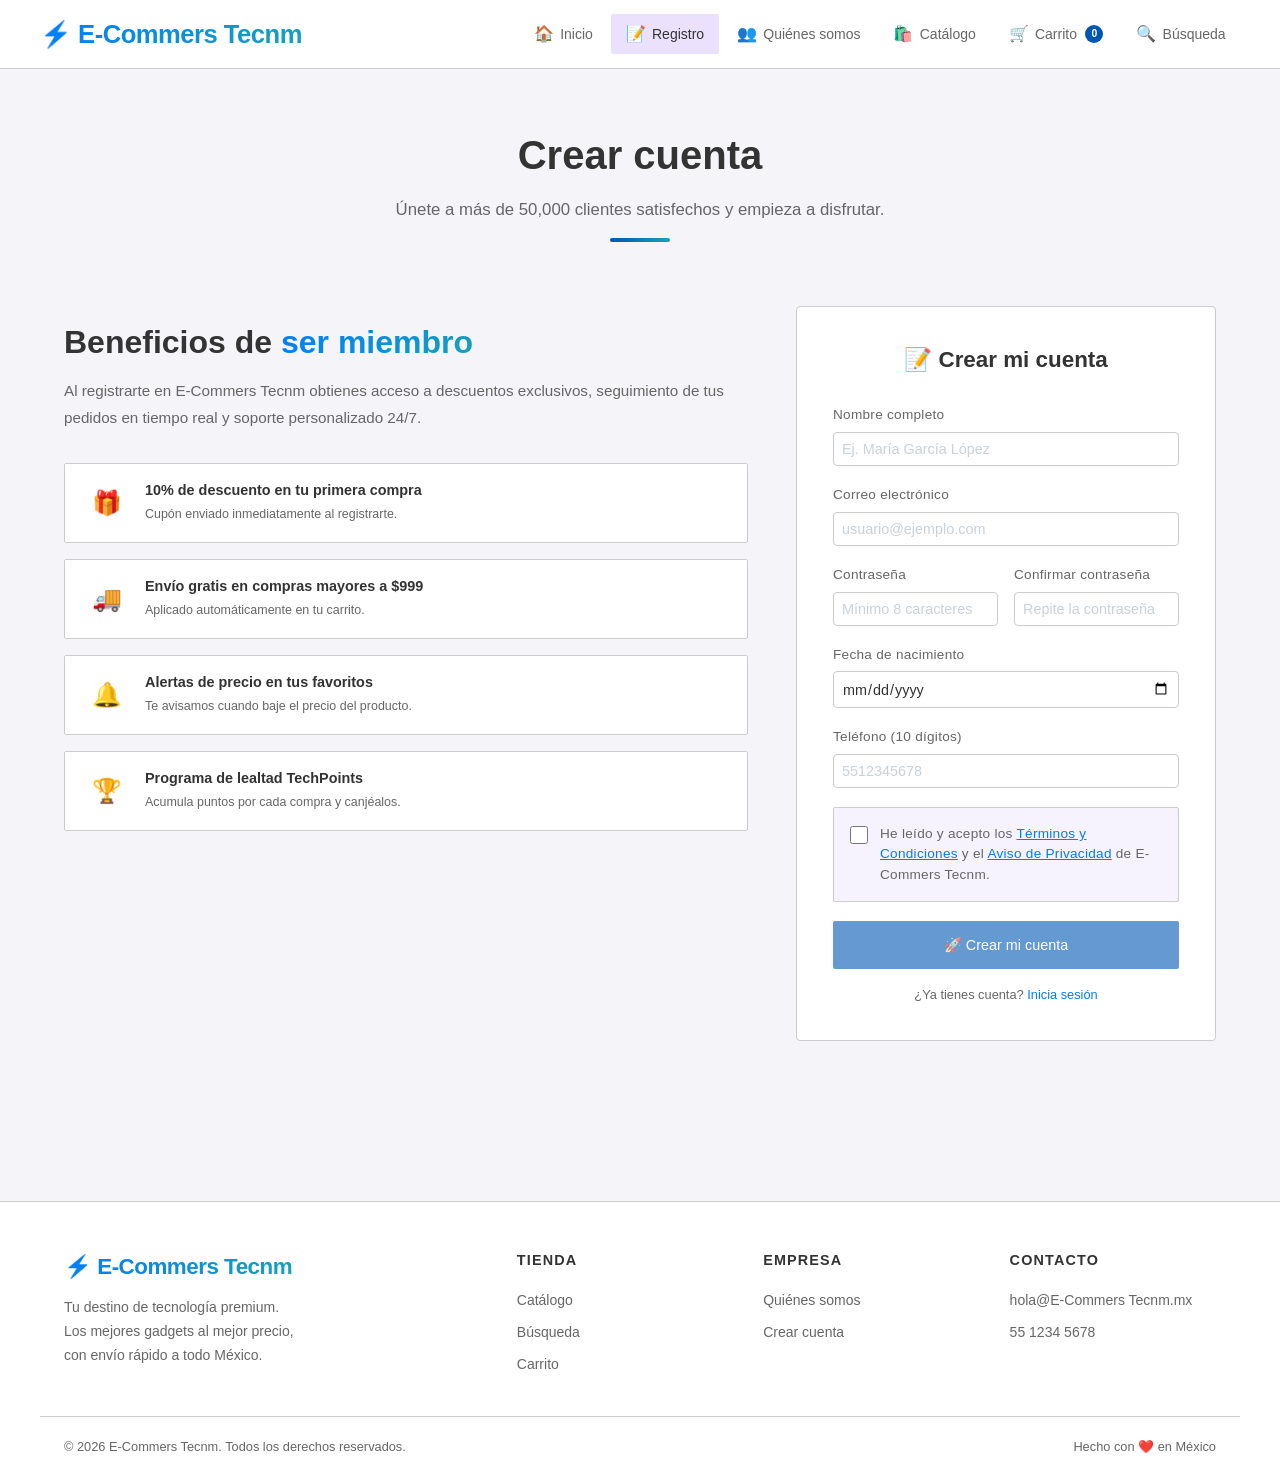
<file: registro.html>
<!DOCTYPE html>
<html lang="es">
<head>
  <meta charset="UTF-8" />
  <meta name="viewport" content="width=device-width, initial-scale=1.0" />
  <meta name="description" content="Crea tu cuenta en E-Commers Tecnm y disfruta de beneficios exclusivos, seguimiento de pedidos y ofertas personalizadas." />
  <title>E-Commers Tecnm | Registro</title>
  <link rel="stylesheet" href="styles.css" />
</head>
<body>

  <!-- ═══ NAVBAR ════════════════════════════════════════════ -->
  <nav class="navbar" id="main-nav">
    <div class="nav-inner">
      <a href="index.html" class="nav-logo">⚡ E-Commers Tecnm</a>
      <ul class="nav-menu">
        <li><a href="index.html"><span class="nav-icon">🏠</span> <span>Inicio</span></a></li>
        <li><a href="registro.html"><span class="nav-icon">📝</span> <span>Registro</span></a></li>
        <li><a href="nosotros.html"><span class="nav-icon">👥</span> <span>Quiénes somos</span></a></li>
        <li><a href="catalogo.html"><span class="nav-icon">🛍️</span> <span>Catálogo</span></a></li>
        <li><a href="carrito.html"><span class="nav-icon">🛒</span> <span>Carrito</span> <span class="nav-cart-badge">0</span></a></li>
        <li><a href="busqueda.html"><span class="nav-icon">🔍</span> <span>Búsqueda</span></a></li>
      </ul>
    </div>
  </nav>

  <!-- ═══ HEADER ════════════════════════════════════════════ -->
  <div class="page-header">
    <div class="container">
      <h1>Crear cuenta</h1>
      <p>Únete a más de 50,000 clientes satisfechos y empieza a disfrutar.</p>
      <div class="page-divider"></div>
    </div>
  </div>

  <!-- ═══ CONTENIDO ═════════════════════════════════════════ -->
  <main>
    <div class="container">
      <div class="register-wrap">

        <!-- Info lateral -->
        <div class="register-info">
          <h2>Beneficios de <span>ser miembro</span></h2>
          <p>Al registrarte en E-Commers Tecnm obtienes acceso a descuentos exclusivos, seguimiento de tus pedidos en tiempo real y soporte personalizado 24/7.</p>

          <div class="register-perks">
            <div class="perk-item">
              <div class="perk-icon">🎁</div>
              <div>
                <h4>10% de descuento en tu primera compra</h4>
                <p>Cupón enviado inmediatamente al registrarte.</p>
              </div>
            </div>
            <div class="perk-item">
              <div class="perk-icon">🚚</div>
              <div>
                <h4>Envío gratis en compras mayores a $999</h4>
                <p>Aplicado automáticamente en tu carrito.</p>
              </div>
            </div>
            <div class="perk-item">
              <div class="perk-icon">🔔</div>
              <div>
                <h4>Alertas de precio en tus favoritos</h4>
                <p>Te avisamos cuando baje el precio del producto.</p>
              </div>
            </div>
            <div class="perk-item">
              <div class="perk-icon">🏆</div>
              <div>
                <h4>Programa de lealtad TechPoints</h4>
                <p>Acumula puntos por cada compra y canjéalos.</p>
              </div>
            </div>
          </div>
        </div>

        <!-- Formulario -->
        <div class="register-form-card">
          <h3>📝 Crear mi cuenta</h3>

          <!-- Alertas -->
          <div class="alert alert-success" id="alert-success">
            <span>✅</span>
            <span>¡Registro exitoso! Bienvenido a E-Commers Tecnm.</span>
          </div>
          <div class="alert alert-error" id="alert-error">
            <span>❌</span>
            <span></span>
          </div>

          <form id="register-form" novalidate>

            <!-- Nombre -->
            <div class="form-group">
              <label for="reg-nombre">Nombre completo</label>
              <input
                type="text"
                id="reg-nombre"
                name="nombre"
                placeholder="Ej. María García López"
                autocomplete="name"
              />
              <span class="form-error" id="err-nombre"></span>
            </div>

            <!-- Email -->
            <div class="form-group">
              <label for="reg-email">Correo electrónico</label>
              <input
                type="email"
                id="reg-email"
                name="email"
                placeholder="usuario@ejemplo.com"
                pattern="[a-zA-Z0-9._%+\-]+@[a-zA-Z0-9.\-]+\.[a-zA-Z]{2,}"
                autocomplete="email"
              />
              <span class="form-error" id="err-email"></span>
            </div>

            <!-- Contraseñas -->
            <div class="form-row">
              <div class="form-group">
                <label for="reg-password">Contraseña</label>
                <input
                  type="password"
                  id="reg-password"
                  name="password"
                  placeholder="Mínimo 8 caracteres"
                  autocomplete="new-password"
                />
                <span class="form-error" id="err-password"></span>
              </div>
              <div class="form-group">
                <label for="reg-confirm">Confirmar contraseña</label>
                <input
                  type="password"
                  id="reg-confirm"
                  name="confirm"
                  placeholder="Repite la contraseña"
                  autocomplete="new-password"
                />
                <span class="form-error" id="err-confirm"></span>
              </div>
            </div>

            <!-- Fecha de nacimiento -->
            <div class="form-group">
              <label for="reg-nacimiento">Fecha de nacimiento</label>
              <input
                type="date"
                id="reg-nacimiento"
                name="nacimiento"
                max="2010-12-31"
              />
              <span class="form-error" id="err-nacimiento"></span>
            </div>

            <!-- Teléfono -->
            <div class="form-group">
              <label for="reg-telefono">Teléfono (10 dígitos)</label>
              <input
                type="tel"
                id="reg-telefono"
                name="telefono"
                placeholder="5512345678"
                maxlength="10"
                autocomplete="tel"
              />
              <span class="form-error" id="err-telefono"></span>
            </div>

            <!-- Términos y condiciones -->
            <div class="form-group">
              <div class="checkbox-group">
                <input type="checkbox" id="terms-checkbox" name="terminos" />
                <label for="terms-checkbox">
                  He leído y acepto los
                  <a href="#" onclick="return false;">Términos y Condiciones</a>
                  y el
                  <a href="#" onclick="return false;">Aviso de Privacidad</a>
                  de E-Commers Tecnm.
                </label>
              </div>
            </div>

            <!-- Botón enviar (deshabilitado por defecto) -->
            <button
              type="submit"
              id="btn-submit-register"
              class="btn btn-primary"
              disabled
              style="width:100%;justify-content:center;padding:0.9rem"
            >
              🚀 Crear mi cuenta
            </button>

            <p style="text-align:center;font-size:0.8rem;color:var(--text-muted);margin-top:1rem">
              ¿Ya tienes cuenta? <a href="index.html" style="color:var(--primary-lt)">Inicia sesión</a>
            </p>

          </form>
        </div>

      </div>
    </div>
  </main>

  <!-- ═══ FOOTER ═══════════════════════════════════════════ -->
  <footer>
    <div class="footer-inner">
      <div class="footer-brand">
        <span class="nav-logo">⚡ E-Commers Tecnm</span>
        <p>Tu destino de tecnología premium. Los mejores gadgets al mejor precio, con envío rápido a todo México.</p>
      </div>
      <div class="footer-col">
        <h4>Tienda</h4>
        <ul>
          <li><a href="catalogo.html">Catálogo</a></li>
          <li><a href="busqueda.html">Búsqueda</a></li>
          <li><a href="carrito.html">Carrito</a></li>
        </ul>
      </div>
      <div class="footer-col">
        <h4>Empresa</h4>
        <ul>
          <li><a href="nosotros.html">Quiénes somos</a></li>
          <li><a href="registro.html">Crear cuenta</a></li>
        </ul>
      </div>
      <div class="footer-col">
        <h4>Contacto</h4>
        <ul>
          <li><a href="mailto:hola@E-Commers Tecnm.mx">hola@E-Commers Tecnm.mx</a></li>
          <li><a href="tel:+525512345678">55 1234 5678</a></li>
        </ul>
      </div>
    </div>
    <div class="footer-bottom">
      <span>© 2026 E-Commers Tecnm. Todos los derechos reservados.</span>
      <span>Hecho con ❤️ en México</span>
    </div>
  </footer>

  <div id="toast-container"></div>
  <script src="script.js"></script>
</body>
</html>
</file>
<file: styles.css>
/* ============================================================
   E-Commers Tecnm — styles.css
   Paleta: fondo oscuro #0d0d1a, primario #7c3aed, acento #06b6d4
   ============================================================ */

/* ── Variables ──────────────────────────────────────────────── */
:root {
  --bg-base: #f4f4f9;
  --bg-card: #ffffff;
  --bg-card2: #f9f9f9;
  --primary: #0056b3;
  --primary-lt: #007bff;
  --secondary: #6c757d;
  --accent: #17a2b8;
  --danger: #dc3545;
  --success: #28a745;
  --text: #333333;
  --text-muted: #666666;
  --border: #cccccc;
  --glow: none;
  --glow-sm: none;
  --radius: 4px;
  --radius-sm: 2px;
  --transition: 0.1s;
}

/* ── Reset & Base ────────────────────────────────────────────── */
*,
*::before,
*::after {
  margin: 0;
  padding: 0;
  box-sizing: border-box;
}

body {
  font-family: Arial, sans-serif;
  background-color: var(--bg-base);
  color: var(--text);
  min-height: 100vh;
  line-height: 1.5;
}

img {
  max-width: 100%;
  display: block;
}

a {
  text-decoration: none;
  color: var(--primary);
}

a:hover {
  text-decoration: underline;
}

ul {
  list-style: none;
}

/* ── Navbar ──────────────────────────────────────────────────── */
.navbar {
  position: sticky;
  top: 0;
  z-index: 1000;
  background: #ffffff;
  border-bottom: 1px solid var(--border);
  padding: 0 2rem;
}

.nav-inner {
  max-width: 1200px;
  margin: 0 auto;
  display: flex;
  align-items: center;
  justify-content: space-between;
  height: 68px;
}

.nav-logo {
  font-family: 'Outfit', sans-serif;
  font-size: 1.6rem;
  font-weight: 800;
  background: linear-gradient(135deg, var(--primary-lt), var(--accent));
  -webkit-background-clip: text;
  -webkit-text-fill-color: transparent;
  background-clip: text;
  letter-spacing: -0.5px;
}

.nav-menu {
  display: flex;
  gap: 0.25rem;
  align-items: center;
}

.nav-menu li a {
  display: flex;
  align-items: center;
  gap: 0.4rem;
  padding: 0.5rem 0.9rem;
  border-radius: var(--radius-sm);
  font-size: 0.875rem;
  font-weight: 500;
  color: var(--text-muted);
  transition: color var(--transition), background var(--transition);
}

.nav-menu li a:hover,
.nav-menu li a.active {
  color: var(--text);
  background: rgba(124, 58, 237, 0.15);
}

.nav-menu li a .nav-icon {
  font-size: 1rem;
}

.nav-cart-badge {
  display: inline-flex;
  align-items: center;
  justify-content: center;
  background: var(--primary);
  color: #fff;
  font-size: 0.65rem;
  font-weight: 700;
  width: 18px;
  height: 18px;
  border-radius: 50%;
  margin-left: 2px;
  transition: transform var(--transition);
}

.nav-cart-badge.bump {
  transform: scale(1.4);
}

/* ── Contenedor general ──────────────────────────────────────── */
.container {
  max-width: 1200px;
  margin: 0 auto;
  padding: 0 1.5rem;
  position: relative;
  z-index: 1;
}

/* ── Page header ─────────────────────────────────────────────── */
.page-header {
  padding: 3.5rem 0 2rem;
  text-align: center;
}

.page-header h1 {
  font-size: 2.5rem;
  font-weight: 700;
  color: var(--text);
  margin-bottom: 0.75rem;
}

.page-header p {
  color: var(--text-muted);
  font-size: 1.05rem;
  max-width: 520px;
  margin: 0 auto;
}

.page-divider {
  width: 60px;
  height: 4px;
  background: linear-gradient(90deg, var(--primary), var(--accent));
  border-radius: 99px;
  margin: 1rem auto 0;
}

/* ── Botones ─────────────────────────────────────────────────── */
.btn {
  display: inline-flex;
  align-items: center;
  gap: 0.5rem;
  padding: 0.5rem 1rem;
  border-radius: var(--radius-sm);
  font-size: 0.9rem;
  cursor: pointer;
  border: 1px solid transparent;
}

.btn-primary {
  background: var(--primary);
  color: #fff;
}

.btn-primary:hover {
  background: var(--primary-lt);
}

.btn-primary:disabled {
  opacity: 0.6;
  cursor: not-allowed;
}

.btn-secondary {
  background: #fff;
  color: var(--primary);
  border: 1px solid var(--primary);
}

.btn-secondary:hover {
  background: #f0f0f0;
}

.btn-accent {
  background: var(--accent);
  color: #fff;
}

.btn-accent:hover {
  opacity: 0.9;
}

.btn-danger {
  background: #fff;
  color: var(--danger);
  border: 1px solid var(--danger);
}

.btn-danger:hover {
  background: rgba(239, 68, 68, 0.22);
}

.btn-sm {
  padding: 0.45rem 1rem;
  font-size: 0.8rem;
}

/* ── Cards ───────────────────────────────────────────────────── */
.card {
  background: var(--bg-card);
  border: 1px solid var(--border);
  border-radius: var(--radius);
  transition: transform var(--transition), box-shadow var(--transition), border-color var(--transition);
}

.card:hover {
  transform: translateY(-4px);
  box-shadow: var(--glow);
  border-color: rgba(124, 58, 237, 0.5);
}

/* ── Forms ───────────────────────────────────────────────────── */
.form-group {
  margin-bottom: 1.2rem;
}

.form-group label {
  display: block;
  font-size: 0.85rem;
  font-weight: 500;
  color: var(--text-muted);
  margin-bottom: 0.4rem;
  letter-spacing: 0.02em;
}

.form-group input,
.form-group select,
.form-group textarea {
  width: 100%;
  padding: 0.5rem;
  background: #fff;
  border: 1px solid #ccc;
  border-radius: 4px;
  color: #333;
  font-family: inherit;
  font-size: 0.9rem;
  outline: none;
}

.form-group input:focus,
.form-group select:focus,
.form-group textarea:focus {
  border-color: var(--primary);
}

.form-group input::placeholder {
  color: rgba(148, 163, 184, 0.5);
}

.form-group input[type="number"]::-webkit-inner-spin-button,
.form-group input[type="number"]::-webkit-outer-spin-button {
  opacity: 1;
  filter: invert(1);
}

.form-row {
  display: grid;
  grid-template-columns: 1fr 1fr;
  gap: 1rem;
}

.checkbox-group {
  display: flex;
  align-items: flex-start;
  gap: 0.75rem;
  padding: 1rem;
  background: rgba(124, 58, 237, 0.06);
  border: 1px solid var(--border);
  border-radius: var(--radius-sm);
}

.checkbox-group input[type="checkbox"] {
  width: 18px;
  height: 18px;
  min-width: 18px;
  accent-color: var(--primary);
  cursor: pointer;
  margin-top: 2px;
}

.checkbox-group label {
  font-size: 0.85rem;
  color: var(--text-muted);
  cursor: pointer;
  margin-bottom: 0;
}

.checkbox-group label a {
  color: var(--primary-lt);
  text-decoration: underline;
}

.form-error {
  font-size: 0.78rem;
  color: var(--danger);
  margin-top: 0.35rem;
  display: none;
}

.form-error.visible {
  display: block;
}

/* ── Alert / Notification ────────────────────────────────────── */
.alert {
  padding: 0.9rem 1.2rem;
  border-radius: var(--radius-sm);
  font-size: 0.875rem;
  font-weight: 500;
  margin-bottom: 1.2rem;
  display: none;
}

.alert.visible {
  display: flex;
  align-items: center;
  gap: 0.5rem;
}

.alert-success {
  background: rgba(34, 197, 94, 0.1);
  border: 1px solid rgba(34, 197, 94, 0.3);
  color: var(--success);
}

.alert-error {
  background: rgba(239, 68, 68, 0.1);
  border: 1px solid rgba(239, 68, 68, 0.3);
  color: var(--danger);
}

/* ── Toast ───────────────────────────────────────────────────── */
#toast-container {
  position: fixed;
  bottom: 2rem;
  right: 2rem;
  z-index: 9999;
  display: flex;
  flex-direction: column;
  gap: 0.75rem;
}

.toast {
  display: flex;
  align-items: center;
  gap: 0.75rem;
  padding: 0.9rem 1.3rem;
  background: var(--bg-card2);
  border: 1px solid var(--border);
  border-radius: var(--radius-sm);
  box-shadow: 0 8px 32px rgba(0, 0, 0, 0.4), var(--glow-sm);
  font-size: 0.875rem;
  color: var(--text);
  animation: slideIn 0.35s ease forwards;
  min-width: 260px;
}

.toast.fade-out {
  animation: slideOut 0.3s ease forwards;
}

.toast-icon {
  font-size: 1.2rem;
}

@keyframes slideIn {
  from {
    transform: translateX(120%);
    opacity: 0;
  }

  to {
    transform: translateX(0);
    opacity: 1;
  }
}

@keyframes slideOut {
  from {
    transform: translateX(0);
    opacity: 1;
  }

  to {
    transform: translateX(120%);
    opacity: 0;
  }
}

/* ── Footer ──────────────────────────────────────────────────── */
footer {
  margin-top: 5rem;
  border-top: 1px solid var(--border);
  background: var(--bg-card);
  position: relative;
  z-index: 1;
}

.footer-inner {
  max-width: 1200px;
  margin: 0 auto;
  padding: 3rem 1.5rem 2rem;
  display: grid;
  grid-template-columns: 2fr 1fr 1fr 1fr;
  gap: 2.5rem;
}

.footer-brand .nav-logo {
  font-size: 1.4rem;
}

.footer-brand p {
  color: var(--text-muted);
  font-size: 0.875rem;
  margin-top: 0.75rem;
  line-height: 1.7;
  max-width: 240px;
}

.footer-col h4 {
  font-family: 'Outfit', sans-serif;
  font-size: 0.9rem;
  font-weight: 600;
  color: var(--text);
  margin-bottom: 1rem;
  text-transform: uppercase;
  letter-spacing: 0.08em;
}

.footer-col ul {
  list-style: none;
}

.footer-col ul li {
  margin-bottom: 0.5rem;
}

.footer-col ul li a {
  color: var(--text-muted);
  font-size: 0.875rem;
  transition: color var(--transition);
}

.footer-col ul li a:hover {
  color: var(--primary-lt);
}

.footer-bottom {
  max-width: 1200px;
  margin: 0 auto;
  padding: 1.25rem 1.5rem;
  border-top: 1px solid var(--border);
  display: flex;
  align-items: center;
  justify-content: space-between;
  font-size: 0.8rem;
  color: var(--text-muted);
}

/* ═══════════════════════════════════════════════════════════════
   INICIO (index.html)
═══════════════════════════════════════════════════════════════ */

/* Hero */
.hero {
  position: relative;
  min-height: 88vh;
  display: flex;
  align-items: center;
  overflow: hidden;
}

.hero-bg {
  position: absolute;
  inset: 0;
  z-index: 0;
}

.hero-bg img {
  width: 100%;
  height: 100%;
  object-fit: cover;
  opacity: 0.35;
}

.hero-bg-overlay {
  position: absolute;
  inset: 0;
  background: linear-gradient(135deg, rgba(13, 13, 26, 0.92) 40%, rgba(124, 58, 237, 0.25) 100%);
}

.hero-content {
  position: relative;
  z-index: 1;
  max-width: 680px;
}

.hero-badge {
  display: inline-flex;
  align-items: center;
  gap: 0.5rem;
  padding: 0.4rem 1rem;
  background: rgba(124, 58, 237, 0.15);
  border: 1px solid rgba(124, 58, 237, 0.35);
  border-radius: 99px;
  font-size: 0.8rem;
  color: var(--primary-lt);
  font-weight: 500;
  margin-bottom: 1.5rem;
  animation: fadeUp 0.6s ease both;
}

.hero h1 {
  font-family: 'Outfit', sans-serif;
  font-size: clamp(2.8rem, 6vw, 4.5rem);
  font-weight: 800;
  line-height: 1.1;
  margin-bottom: 1.25rem;
  animation: fadeUp 0.6s 0.1s ease both;
}

.hero h1 span {
  background: linear-gradient(135deg, var(--primary-lt), var(--accent));
  -webkit-background-clip: text;
  -webkit-text-fill-color: transparent;
  background-clip: text;
}

.hero p {
  font-size: 1.1rem;
  color: var(--text-muted);
  margin-bottom: 2.5rem;
  line-height: 1.75;
  animation: fadeUp 0.6s 0.2s ease both;
}

.hero-actions {
  display: flex;
  gap: 1rem;
  flex-wrap: wrap;
  animation: fadeUp 0.6s 0.3s ease both;
}

.hero-stats {
  display: flex;
  gap: 2.5rem;
  margin-top: 3.5rem;
  animation: fadeUp 0.6s 0.4s ease both;
}

.hero-stat span:first-child {
  display: block;
  font-family: 'Outfit', sans-serif;
  font-size: 1.8rem;
  font-weight: 700;
  background: linear-gradient(135deg, var(--primary-lt), var(--accent));
  -webkit-background-clip: text;
  -webkit-text-fill-color: transparent;
  background-clip: text;
}

.hero-stat span:last-child {
  font-size: 0.8rem;
  color: var(--text-muted);
  text-transform: uppercase;
  letter-spacing: 0.06em;
}

/* Categorías destacadas */
.categories-section {
  padding: 5rem 0;
  position: relative;
  z-index: 1;
}

.section-title {
  font-family: 'Outfit', sans-serif;
  font-size: 1.75rem;
  font-weight: 700;
  margin-bottom: 0.4rem;
}

.section-title span {
  background: linear-gradient(135deg, var(--primary-lt), var(--accent));
  -webkit-background-clip: text;
  -webkit-text-fill-color: transparent;
  background-clip: text;
}

.section-subtitle {
  color: var(--text-muted);
  font-size: 0.95rem;
  margin-bottom: 2.5rem;
}

.categories-grid {
  display: grid;
  grid-template-columns: repeat(auto-fill, minmax(200px, 1fr));
  gap: 1.25rem;
}

.category-card {
  padding: 1.75rem 1.5rem;
  border-radius: var(--radius);
  background: var(--bg-card);
  border: 1px solid var(--border);
  text-align: center;
  cursor: pointer;
  transition: all var(--transition);
  display: flex;
  flex-direction: column;
  align-items: center;
  gap: 0.75rem;
}

.category-card:hover {
  background: var(--bg-card2);
}

.category-icon {
  width: 56px;
  height: 56px;
  background: #f0f0f0;
  border-radius: 50%;
  display: flex;
  align-items: center;
  justify-content: center;
  font-size: 1.6rem;
}

.category-card:hover .category-icon {
  transform: scale(1.1) rotate(-5deg);
}

.category-card h3 {
  font-family: 'Outfit', sans-serif;
  font-size: 1rem;
  font-weight: 600;
}

.category-card p {
  font-size: 0.78rem;
  color: var(--text-muted);
}

/* Productos destacados */
.featured-section {
  padding: 3rem 0 5rem;
  position: relative;
  z-index: 1;
}

.featured-grid {
  display: grid;
  grid-template-columns: repeat(auto-fill, minmax(260px, 1fr));
  gap: 1.5rem;
}

.product-card {
  background: var(--bg-card);
  border: 1px solid var(--border);
  border-radius: var(--radius);
  overflow: hidden;
  display: flex;
  flex-direction: column;
}

.product-card:hover {
  border-color: var(--primary);
}

.product-img-wrap {
  background: #f9f9f9;
  height: 200px;
  display: flex;
  align-items: center;
  justify-content: center;
  overflow: hidden;
  position: relative;
}

.product-img-wrap img {
  height: 165px;
  width: auto;
  object-fit: contain;
}

.product-badge {
  position: absolute;
  top: 0.75rem;
  left: 0.75rem;
  padding: 0.25rem 0.6rem;
  border-radius: 99px;
  font-size: 0.7rem;
  font-weight: 700;
  text-transform: uppercase;
  letter-spacing: 0.05em;
}

.badge-new {
  background: rgba(6, 182, 212, 0.2);
  color: var(--accent);
  border: 1px solid rgba(6, 182, 212, 0.3);
}

.badge-hot {
  background: rgba(239, 68, 68, 0.2);
  color: #f87171;
  border: 1px solid rgba(239, 68, 68, 0.3);
}

.badge-sale {
  background: rgba(34, 197, 94, 0.2);
  color: var(--success);
  border: 1px solid rgba(34, 197, 94, 0.3);
}

.product-info {
  padding: 1.25rem;
  flex: 1;
  display: flex;
  flex-direction: column;
  gap: 0.5rem;
}

.product-category {
  font-size: 0.72rem;
  color: var(--primary-lt);
  font-weight: 600;
  text-transform: uppercase;
  letter-spacing: 0.08em;
}

.product-name {
  font-family: 'Outfit', sans-serif;
  font-size: 1.05rem;
  font-weight: 600;
  line-height: 1.3;
}

.product-rating {
  display: flex;
  align-items: center;
  gap: 0.4rem;
  font-size: 0.8rem;
  color: #f59e0b;
}

.product-rating span {
  color: var(--text-muted);
}

.product-price-row {
  display: flex;
  align-items: center;
  justify-content: space-between;
  margin-top: auto;
  padding-top: 0.75rem;
  border-top: 1px solid rgba(255, 255, 255, 0.06);
}

.product-price {
  font-family: 'Outfit', sans-serif;
  font-size: 1.3rem;
  font-weight: 700;
  color: var(--text);
}

.product-price-old {
  font-size: 0.82rem;
  color: var(--text-muted);
  text-decoration: line-through;
  margin-left: 0.35rem;
}

/* ═══════════════════════════════════════════════════════════════
   REGISTRO
═══════════════════════════════════════════════════════════════ */
.register-wrap {
  padding: 2rem 0 5rem;
  display: grid;
  grid-template-columns: 1fr 420px;
  gap: 3rem;
  align-items: start;
  position: relative;
  z-index: 1;
}

.register-info {
  padding-top: 1rem;
}

.register-info h2 {
  font-family: 'Outfit', sans-serif;
  font-size: 2rem;
  font-weight: 700;
  margin-bottom: 1rem;
  line-height: 1.25;
}

.register-info h2 span {
  background: linear-gradient(135deg, var(--primary-lt), var(--accent));
  -webkit-background-clip: text;
  -webkit-text-fill-color: transparent;
  background-clip: text;
}

.register-info p {
  color: var(--text-muted);
  font-size: 0.95rem;
  line-height: 1.75;
  margin-bottom: 2rem;
}

.register-perks {
  display: flex;
  flex-direction: column;
  gap: 1rem;
}

.perk-item {
  display: flex;
  align-items: center;
  gap: 1rem;
  padding: 1rem 1.25rem;
  background: var(--bg-card);
  border: 1px solid var(--border);
  border-radius: var(--radius-sm);
}

.perk-icon {
  font-size: 1.5rem;
  width: 44px;
  text-align: center;
}

.perk-item h4 {
  font-size: 0.9rem;
  font-weight: 600;
  margin-bottom: 0.15rem;
}

.perk-item p {
  font-size: 0.78rem;
  color: var(--text-muted);
  margin: 0;
}

.register-form-card {
  background: var(--bg-card);
  border: 1px solid var(--border);
  border-radius: var(--radius);
  padding: 2.25rem;
}

.register-form-card h3 {
  font-family: 'Outfit', sans-serif;
  font-size: 1.4rem;
  font-weight: 700;
  margin-bottom: 1.75rem;
  text-align: center;
}

/* ═══════════════════════════════════════════════════════════════
   QUIÉNES SOMOS
═══════════════════════════════════════════════════════════════ */
.about-section {
  padding: 2rem 0 4rem;
  position: relative;
  z-index: 1;
}

.about-grid {
  display: grid;
  grid-template-columns: 1fr 1fr;
  gap: 3rem;
  align-items: center;
  margin-bottom: 5rem;
}

.about-text h2 {
  font-family: 'Outfit', sans-serif;
  font-size: 2.2rem;
  font-weight: 700;
  line-height: 1.2;
  margin-bottom: 1.25rem;
}

.about-text h2 span {
  background: linear-gradient(135deg, var(--primary-lt), var(--accent));
  -webkit-background-clip: text;
  -webkit-text-fill-color: transparent;
  background-clip: text;
}

.about-text p {
  color: var(--text-muted);
  font-size: 0.95rem;
  line-height: 1.8;
  margin-bottom: 1rem;
}

.about-visual {
  position: relative;
}

.about-visual-inner {
  background: linear-gradient(135deg, rgba(124, 58, 237, 0.1), rgba(6, 182, 212, 0.05));
  border: 1px solid var(--border);
  border-radius: var(--radius);
  padding: 2.5rem;
  display: grid;
  grid-template-columns: 1fr 1fr;
  gap: 1.25rem;
}

.stat-box {
  background: var(--bg-card2);
  border: 1px solid var(--border);
  border-radius: var(--radius-sm);
  padding: 1.25rem;
  text-align: center;
}

.stat-box .stat-num {
  font-family: 'Outfit', sans-serif;
  font-size: 2rem;
  font-weight: 800;
  background: linear-gradient(135deg, var(--primary-lt), var(--accent));
  -webkit-background-clip: text;
  -webkit-text-fill-color: transparent;
  background-clip: text;
}

.stat-box .stat-label {
  font-size: 0.78rem;
  color: var(--text-muted);
  margin-top: 0.25rem;
}

/* Team table */
.team-section h2 {
  font-family: 'Outfit', sans-serif;
  font-size: 1.75rem;
  font-weight: 700;
  margin-bottom: 1.5rem;
}

.table-wrap {
  overflow-x: auto;
  border-radius: var(--radius);
  border: 1px solid var(--border);
}

.team-table {
  width: 100%;
  border-collapse: collapse;
  background: var(--bg-card);
}

.team-table thead tr {
  background: linear-gradient(135deg, rgba(124, 58, 237, 0.2), rgba(6, 182, 212, 0.08));
}

.team-table th {
  padding: 1rem 1.25rem;
  text-align: left;
  font-size: 0.8rem;
  font-weight: 600;
  text-transform: uppercase;
  letter-spacing: 0.08em;
  color: var(--text-muted);
}

.team-table td {
  padding: 1rem 1.25rem;
  font-size: 0.9rem;
  border-top: 1px solid rgba(255, 255, 255, 0.05);
}

.team-table tbody tr {
  transition: background var(--transition);
}

.team-table tbody tr:hover {
  background: rgba(124, 58, 237, 0.06);
}

.team-avatar {
  width: 36px;
  height: 36px;
  border-radius: 50%;
  background: linear-gradient(135deg, var(--primary), var(--accent));
  display: inline-flex;
  align-items: center;
  justify-content: center;
  font-weight: 700;
  font-size: 0.85rem;
  margin-right: 0.6rem;
  vertical-align: middle;
}

.role-badge {
  display: inline-block;
  padding: 0.2rem 0.65rem;
  border-radius: 99px;
  font-size: 0.72rem;
  font-weight: 600;
}

.role-dev {
  background: rgba(124, 58, 237, 0.15);
  color: var(--primary-lt);
}

.role-design {
  background: rgba(6, 182, 212, 0.15);
  color: var(--accent);
}

.role-pm {
  background: rgba(34, 197, 94, 0.15);
  color: var(--success);
}

.role-qa {
  background: rgba(245, 158, 11, 0.15);
  color: #fbbf24;
}

/* Extra info toggle */
.extra-info-btn {
  margin-top: 1.5rem;
}

.extra-info-panel {
  display: none;
  margin-top: 1.25rem;
  background: var(--bg-card);
  border: 1px solid var(--border);
  border-radius: var(--radius);
  padding: 1.75rem;
  animation: fadeUp 0.3s ease;
}

.extra-info-panel.visible {
  display: block;
}

.extra-info-panel h3 {
  font-family: 'Outfit', sans-serif;
  font-size: 1.1rem;
  font-weight: 600;
  margin-bottom: 1rem;
}

.values-list {
  display: grid;
  grid-template-columns: repeat(auto-fill, minmax(200px, 1fr));
  gap: 0.75rem;
  list-style: none;
}

.values-list li {
  display: flex;
  align-items: center;
  gap: 0.5rem;
  font-size: 0.875rem;
  color: var(--text-muted);
  padding: 0.6rem 0.9rem;
  background: rgba(124, 58, 237, 0.07);
  border-radius: var(--radius-sm);
}

/* ═══════════════════════════════════════════════════════════════
   CATÁLOGO
═══════════════════════════════════════════════════════════════ */
.catalog-section {
  padding: 2rem 0 5rem;
  position: relative;
  z-index: 1;
}

.catalog-toolbar {
  display: flex;
  align-items: center;
  justify-content: space-between;
  margin-bottom: 2rem;
  gap: 1rem;
  flex-wrap: wrap;
}

.catalog-filters {
  display: flex;
  gap: 0.5rem;
  flex-wrap: wrap;
}

.filter-btn {
  padding: 0.45rem 1rem;
  border-radius: 99px;
  font-size: 0.82rem;
  font-weight: 500;
  border: 1px solid var(--border);
  background: transparent;
  color: var(--text-muted);
  cursor: pointer;
  transition: all var(--transition);
}

.filter-btn:hover,
.filter-btn.active {
  background: rgba(124, 58, 237, 0.18);
  border-color: var(--primary);
  color: var(--text);
}

.catalog-sort select {
  padding: 0.45rem 1rem;
  background: var(--bg-card);
  border: 1px solid var(--border);
  border-radius: var(--radius-sm);
  color: var(--text);
  font-size: 0.82rem;
  cursor: pointer;
  outline: none;
}

.catalog-grid {
  display: grid;
  grid-template-columns: repeat(auto-fill, minmax(270px, 1fr));
  gap: 1.5rem;
}

/* ═══════════════════════════════════════════════════════════════
   CARRITO
═══════════════════════════════════════════════════════════════ */
.cart-section {
  padding: 2rem 0 5rem;
  position: relative;
  z-index: 1;
}

.cart-layout {
  display: grid;
  grid-template-columns: 1fr 360px;
  gap: 2rem;
  align-items: start;
}

.cart-table-wrap {
  background: var(--bg-card);
  border: 1px solid var(--border);
  border-radius: var(--radius);
  overflow: hidden;
}

.cart-table {
  width: 100%;
  border-collapse: collapse;
}

.cart-table th {
  padding: 1rem 1.25rem;
  text-align: left;
  font-size: 0.78rem;
  font-weight: 600;
  text-transform: uppercase;
  letter-spacing: 0.08em;
  color: var(--text-muted);
  background: rgba(124, 58, 237, 0.08);
  border-bottom: 1px solid var(--border);
}

.cart-table td {
  padding: 1.1rem 1.25rem;
  border-bottom: 1px solid rgba(255, 255, 255, 0.05);
  font-size: 0.9rem;
  vertical-align: middle;
}

.cart-table tbody tr:last-child td {
  border-bottom: none;
}

.cart-product-info {
  display: flex;
  align-items: center;
  gap: 1rem;
}

.cart-product-img {
  width: 60px;
  height: 60px;
  object-fit: contain;
  background: rgba(255, 255, 255, 0.03);
  border-radius: var(--radius-sm);
  padding: 0.25rem;
}

.cart-product-name {
  font-weight: 600;
  font-size: 0.9rem;
  margin-bottom: 0.2rem;
}

.cart-product-variant {
  font-size: 0.75rem;
  color: var(--text-muted);
}

.qty-input-wrap {
  display: flex;
  align-items: center;
  gap: 0.35rem;
}

.qty-btn {
  width: 30px;
  height: 30px;
  border-radius: var(--radius-sm);
  border: 1px solid var(--border);
  background: rgba(124, 58, 237, 0.1);
  color: var(--text);
  font-size: 1rem;
  cursor: pointer;
  display: flex;
  align-items: center;
  justify-content: center;
  transition: all var(--transition);
}

.qty-btn:hover {
  background: rgba(124, 58, 237, 0.25);
  border-color: var(--primary);
}

.qty-input {
  width: 52px;
  text-align: center;
  padding: 0.4rem 0.5rem;
  background: rgba(255, 255, 255, 0.05);
  border: 1px solid var(--border);
  border-radius: var(--radius-sm);
  color: var(--text);
  font-size: 0.9rem;
  font-family: 'Inter', sans-serif;
}

.cart-summary {
  background: var(--bg-card);
  border: 1px solid var(--border);
  border-radius: var(--radius);
  padding: 1.75rem;
  position: sticky;
  top: 90px;
}

.cart-summary h3 {
  font-family: 'Outfit', sans-serif;
  font-size: 1.2rem;
  font-weight: 700;
  margin-bottom: 1.5rem;
  padding-bottom: 1rem;
  border-bottom: 1px solid var(--border);
}

.summary-row {
  display: flex;
  justify-content: space-between;
  font-size: 0.875rem;
  margin-bottom: 0.75rem;
  color: var(--text-muted);
}

.summary-row.total {
  font-family: 'Outfit', sans-serif;
  font-size: 1.2rem;
  font-weight: 700;
  color: var(--text);
  padding-top: 1rem;
  margin-top: 0.5rem;
  border-top: 1px solid var(--border);
  margin-bottom: 1.5rem;
}

.summary-row.total span:last-child {
  background: linear-gradient(135deg, var(--primary-lt), var(--accent));
  -webkit-background-clip: text;
  -webkit-text-fill-color: transparent;
  background-clip: text;
}

.coupon-input-row {
  display: flex;
  gap: 0.5rem;
  margin-bottom: 1.5rem;
}

.coupon-input-row input {
  flex: 1;
  padding: 0.6rem 0.9rem;
  background: rgba(255, 255, 255, 0.04);
  border: 1px solid var(--border);
  border-radius: var(--radius-sm);
  color: var(--text);
  font-family: 'Inter', sans-serif;
  font-size: 0.85rem;
  outline: none;
}

.cart-empty {
  text-align: center;
  padding: 4rem 2rem;
  color: var(--text-muted);
}

.cart-empty-icon {
  font-size: 4rem;
  margin-bottom: 1rem;
  opacity: 0.4;
}

/* ═══════════════════════════════════════════════════════════════
   BÚSQUEDA
═══════════════════════════════════════════════════════════════ */
.search-section {
  padding: 2rem 0 5rem;
  position: relative;
  z-index: 1;
}

.search-hero {
  text-align: center;
  padding: 2rem 0 3rem;
}

.search-hero h2 {
  font-family: 'Outfit', sans-serif;
  font-size: clamp(1.75rem, 4vw, 2.8rem);
  font-weight: 700;
  margin-bottom: 0.5rem;
}

.search-hero h2 span {
  background: linear-gradient(135deg, var(--primary-lt), var(--accent));
  -webkit-background-clip: text;
  -webkit-text-fill-color: transparent;
  background-clip: text;
}

.search-hero p {
  color: var(--text-muted);
  margin-bottom: 2rem;
}

.search-box {
  max-width: 600px;
  margin: 0 auto;
  display: flex;
  gap: 0;
  background: var(--bg-card);
  border: 1px solid var(--border);
  border-radius: var(--radius-sm);
  overflow: hidden;
  transition: border-color var(--transition), box-shadow var(--transition);
}

.search-box:focus-within {
  border-color: var(--primary);
  box-shadow: 0 0 0 3px rgba(124, 58, 237, 0.15);
}

.search-box input {
  flex: 1;
  padding: 1rem 1.25rem;
  background: transparent;
  border: none;
  color: var(--text);
  font-family: 'Inter', sans-serif;
  font-size: 1rem;
  outline: none;
}

.search-box input::placeholder {
  color: rgba(148, 163, 184, 0.5);
}

.search-box button {
  padding: 0 1.5rem;
  background: linear-gradient(135deg, var(--primary), var(--primary-lt));
  border: none;
  color: #fff;
  font-family: 'Inter', sans-serif;
  font-size: 0.9rem;
  font-weight: 600;
  cursor: pointer;
  transition: opacity var(--transition);
  display: flex;
  align-items: center;
  gap: 0.5rem;
}

.search-box button:hover {
  opacity: 0.9;
}

.search-tags {
  display: flex;
  gap: 0.5rem;
  flex-wrap: wrap;
  justify-content: center;
  margin-top: 1rem;
}

.search-tag {
  padding: 0.3rem 0.8rem;
  background: rgba(124, 58, 237, 0.1);
  border: 1px solid rgba(124, 58, 237, 0.2);
  border-radius: 99px;
  font-size: 0.78rem;
  color: var(--primary-lt);
  cursor: pointer;
  transition: all var(--transition);
}

.search-tag:hover {
  background: rgba(124, 58, 237, 0.22);
  border-color: var(--primary);
}

.search-results-area {
  max-width: 900px;
  margin: 0 auto;
}

.search-results-header {
  display: flex;
  align-items: center;
  justify-content: space-between;
  margin-bottom: 1.5rem;
  padding-bottom: 1rem;
  border-bottom: 1px solid var(--border);
}

.search-results-header h3 {
  font-family: 'Outfit', sans-serif;
  font-size: 1.1rem;
  font-weight: 600;
}

.search-results-header span {
  font-size: 0.82rem;
  color: var(--text-muted);
}

.search-results-query {
  padding: 1.25rem 1.5rem;
  background: rgba(124, 58, 237, 0.08);
  border: 1px solid rgba(124, 58, 237, 0.2);
  border-radius: var(--radius-sm);
  font-size: 1rem;
  margin-bottom: 2rem;
  display: none;
}

.search-results-query strong {
  color: var(--primary-lt);
}

.search-results-query.visible {
  display: block;
}

.search-products-grid {
  display: grid;
  grid-template-columns: repeat(auto-fill, minmax(240px, 1fr));
  gap: 1.25rem;
}

.search-placeholder {
  text-align: center;
  padding: 4rem 2rem;
  color: var(--text-muted);
}

.search-placeholder-icon {
  font-size: 4rem;
  margin-bottom: 1rem;
  opacity: 0.3;
}

/* ═══════════════════════════════════════════════════════════════
   Animations
═══════════════════════════════════════════════════════════════ */
@keyframes fadeUp {
  from {
    opacity: 0;
    transform: translateY(24px);
  }

  to {
    opacity: 1;
    transform: translateY(0);
  }
}

@keyframes pulse-glow {

  0%,
  100% {
    box-shadow: 0 0 20px rgba(124, 58, 237, 0.3);
  }

  50% {
    box-shadow: 0 0 40px rgba(124, 58, 237, 0.6);
  }
}

/* ═══════════════════════════════════════════════════════════════
   Responsive
═══════════════════════════════════════════════════════════════ */
@media (max-width: 900px) {
  .register-wrap {
    grid-template-columns: 1fr;
  }

  .about-grid {
    grid-template-columns: 1fr;
  }

  .cart-layout {
    grid-template-columns: 1fr;
  }

  .footer-inner {
    grid-template-columns: 1fr 1fr;
  }

  .form-row {
    grid-template-columns: 1fr;
  }
}

@media (max-width: 680px) {
  .nav-menu li a span:not(.nav-cart-badge) {
    display: none;
  }

  .hero h1 {
    font-size: 2.2rem;
  }

  .footer-inner {
    grid-template-columns: 1fr;
  }

  .cart-table th:nth-child(3),
  .cart-table td:nth-child(3) {
    display: none;
  }
}
</file>
